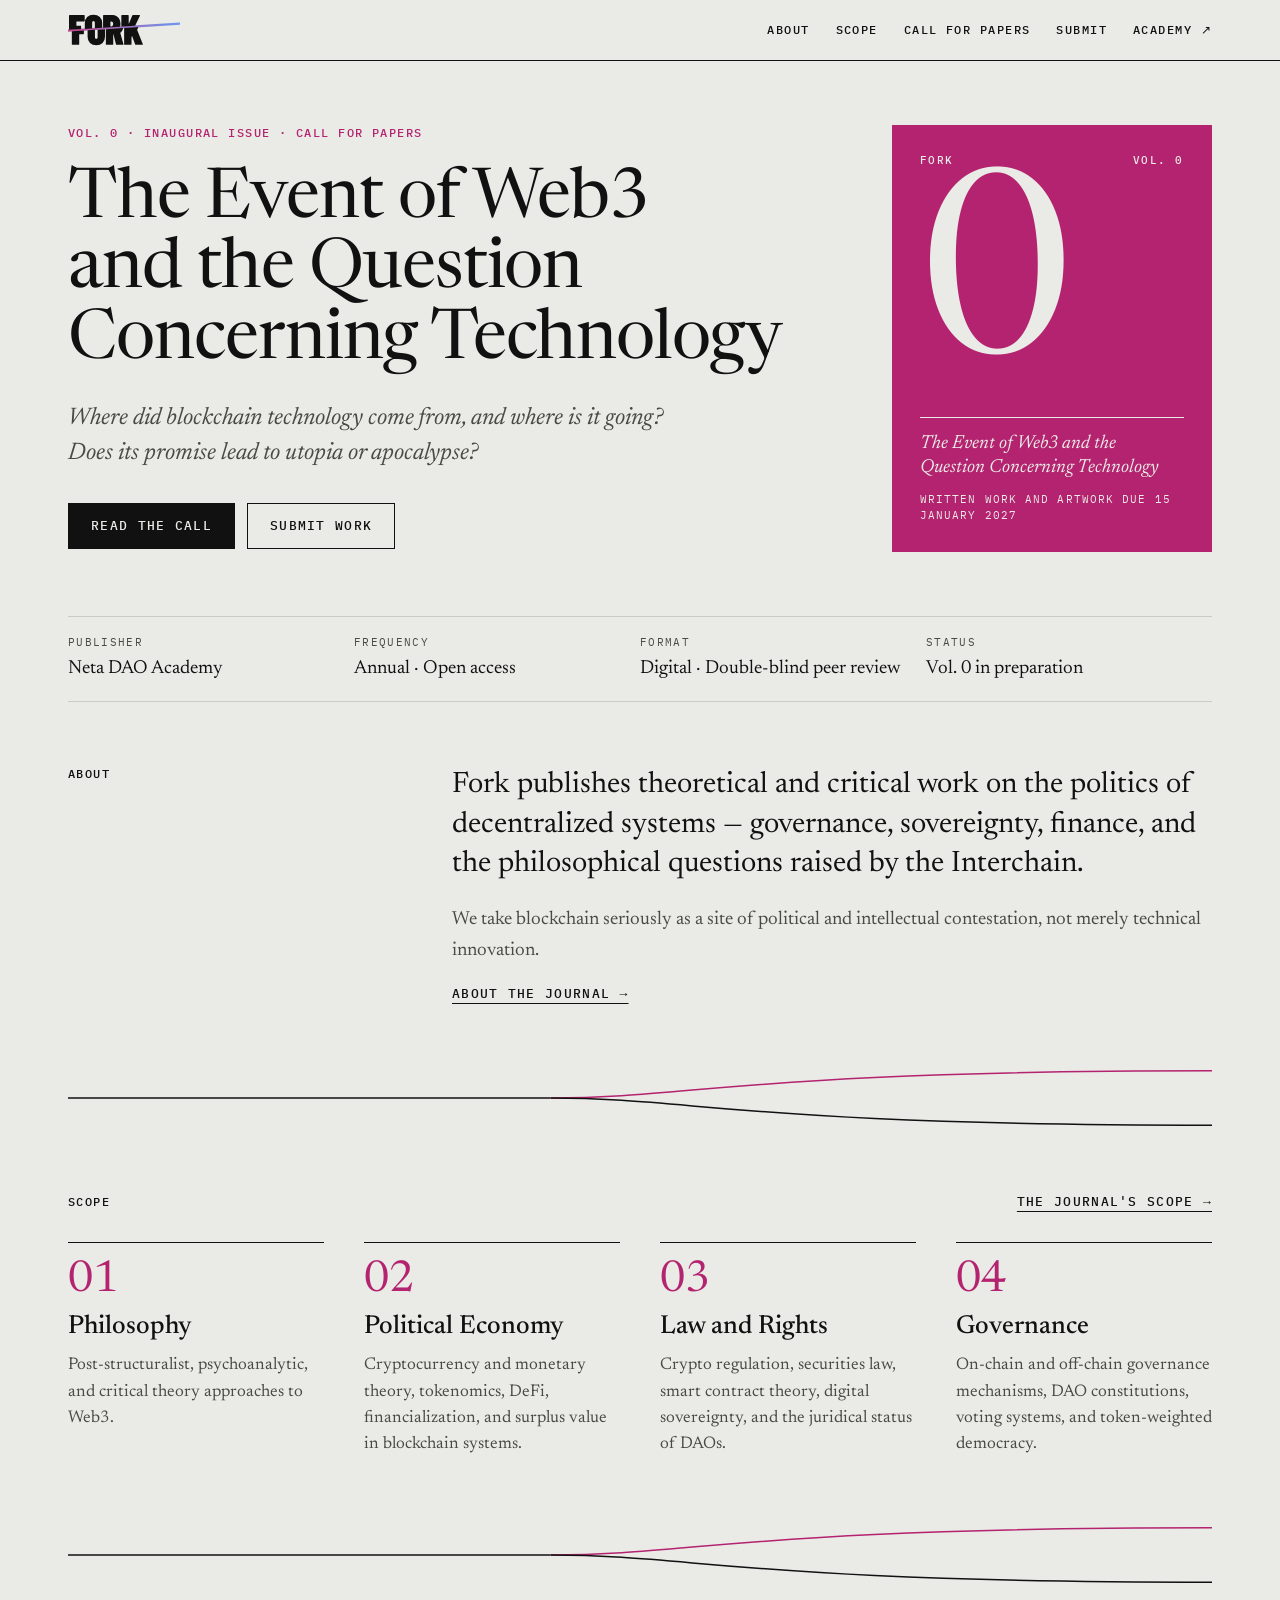
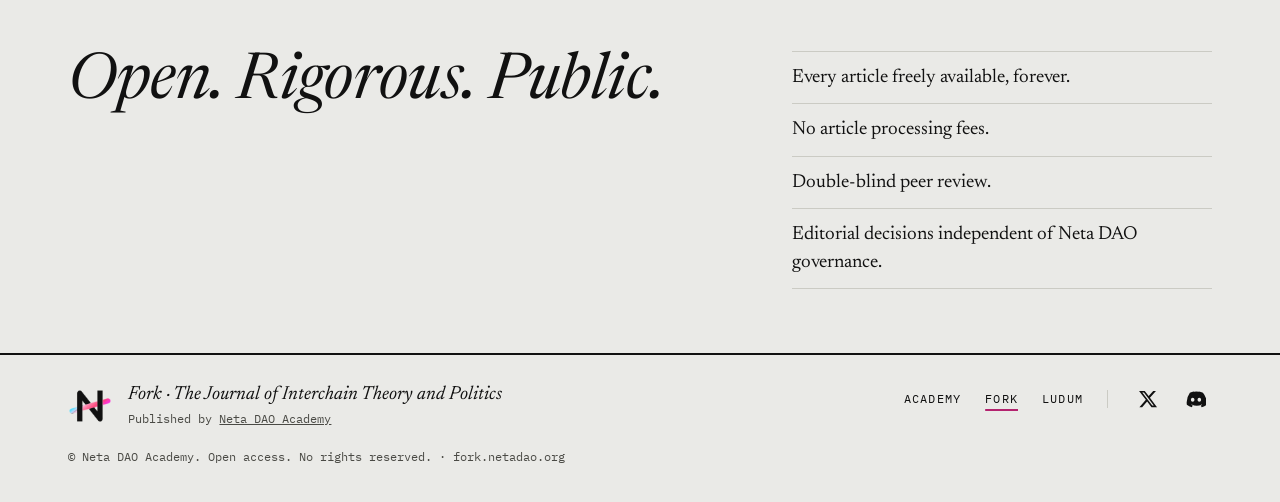
<file: index.html>
<!DOCTYPE html>
<html lang="en">
<head>
  <meta charset="UTF-8" />
  <meta name="viewport" content="width=device-width, initial-scale=1.0" />
  <title>Fork — The Journal of Interchain Theory and Politics</title>
  <meta name="description" content="Fork is a forthcoming open-access journal of Interchain theory and politics." />
  <meta name="theme-color" content="#EAEAE7" />
  <link rel="preload" href="/ds/fonts/Newsreader.woff2" as="font" type="font/woff2" crossorigin />
  <link rel="stylesheet" href="/ds/tokens.css?v=4" />
  <link rel="stylesheet" href="/ds/bundle.css?v=6" />
  <script src="/ds/bundle.js?v=4" defer></script>
  <script src="https://netadao.org/radio/radio.js" defer></script>
</head>
<body class="fk-page">
<a class="fk-skip" href="#main">Skip to content</a><header class="fk-header">
  <div class="fk-wrap fk-header__row">
    <a class="fk-header__home" href="/" aria-label="Fork, home"><span class="fk-mark fk-mark--bar"><svg viewBox="0 25 240 65" aria-hidden="true" focusable="false"><defs><linearGradient id="fk-slash" x1="0" x2="1" y1="0" y2="0"><stop offset="0" stop-color="#C9338A"/><stop offset="1" stop-color="#5B8EF0"/></linearGradient></defs><path class="fk-mark__slash" pathLength="1" stroke="url(#fk-slash)" d="M0 58.5 240 43.5"/><path class="fk-mark__top" d="M111.7 50.02 75.13 52.3V26.46Q75.13 25.87 75.46 25.54Q75.8 25.2 76.39 25.2H95.29Q100.33 25.2 104.23 27.59Q108.14 29.99 110.32 34.23Q112.51 38.47 112.51 43.93Q112.51 47.22 111.7 50.02ZM73.26 52.42 57.47 53.41V41.83Q57.47 40.07 56.72 39.06Q55.96 38.05 54.62 38.05Q53.27 38.05 52.52 39.06Q51.76 40.07 51.76 41.83V53.76L35.97 54.75V42.5Q35.97 34.27 41.05 29.4Q46.13 24.53 54.62 24.53Q63.1 24.53 68.18 29.4Q73.26 34.27 73.26 42.5V52.42ZM34.52 38.72H18.48Q17.98 38.72 17.98 39.23V47.29Q17.98 47.8 18.48 47.8H26.8Q27.38 47.8 27.72 48.13Q28.06 48.47 28.06 49.06V55.25L2.18 56.86V26.46Q2.18 25.87 2.52 25.54Q2.86 25.2 3.44 25.2H34.52Q35.11 25.2 35.45 25.54Q35.78 25.87 35.78 26.46V37.46Q35.78 38.05 35.45 38.39Q35.11 38.72 34.52 38.72ZM143.93 48 114.29 49.86V26.46Q114.29 25.87 114.62 25.54Q114.96 25.2 115.55 25.2H128.82Q129.41 25.2 129.74 25.54Q130.08 25.87 130.08 26.46V43.09Q130.08 43.43 130.29 43.47Q130.5 43.51 130.67 43.18L137.72 26.21Q138.14 25.2 139.24 25.2H153.1Q153.77 25.2 154.1 25.62Q154.44 26.04 154.1 26.71L143.93 48ZM91.42 38.72Q90.92 38.72 90.92 39.23V48.89Q90.92 49.39 91.42 49.39H92.52Q94.36 49.39 95.54 48.01Q96.72 46.62 96.72 44.1Q96.72 41.5 95.58 40.11Q94.45 38.72 92.52 38.72Z"/><path class="fk-mark__bottom" d="M120.29 87.74V52.86L150.91 50.94L148.26 56.49Q148.18 56.83 148.26 57.16L160.44 87.57Q160.52 87.82 160.52 88.16Q160.52 89 159.43 89H145.49Q144.4 89 143.98 87.99L137.51 70.77Q137.42 70.35 137.21 70.35Q137 70.35 136.84 70.77L136.16 72.45Q136.08 72.62 136.08 73.12V87.74Q136.08 88.33 135.74 88.66Q135.41 89 134.82 89H121.55Q120.96 89 120.62 88.66Q120.29 88.33 120.29 87.74ZM102.72 87.91 97.59 66.82Q97.42 66.4 97.26 66.4Q96.92 66.4 96.92 66.91V87.74Q96.92 88.33 96.58 88.66Q96.25 89 95.66 89H82.39Q81.8 89 81.46 88.66Q81.13 88.33 81.13 87.74V55.3L97.09 54.31Q97.22 54.39 97.42 54.39H98.52Q99.33 54.39 100.01 54.12L118.17 52.99Q117.77 55.24 116.91 57.21Q115.32 60.86 112.29 63.13Q111.96 63.38 112.04 63.8L118.84 87.57Q118.93 87.74 118.93 87.99Q118.93 89 117.75 89H104.06Q102.97 89 102.72 87.91ZM41.97 71.7V57.75L57.76 56.76V72.37Q57.76 74.13 58.52 75.14Q59.27 76.15 60.62 76.15Q61.96 76.15 62.72 75.14Q63.47 74.13 63.47 72.37V56.41L79.26 55.42V71.7Q79.26 79.93 74.18 84.8Q69.1 89.67 60.62 89.67Q52.13 89.67 47.05 84.8Q41.97 79.93 41.97 71.7ZM34.06 58.25V65.06Q34.06 65.65 33.72 65.98Q33.38 66.32 32.8 66.32H24.48Q23.98 66.32 23.98 66.82V87.74Q23.98 88.33 23.64 88.66Q23.3 89 22.72 89H9.44Q8.86 89 8.52 88.66Q8.18 88.33 8.18 87.74V59.86L34.06 58.25Z"/></svg></span></a>
    <button class="fk-header__menu" type="button" aria-expanded="false" aria-controls="fk-nav">Menu</button>
    <nav class="fk-nav" id="fk-nav" aria-label="Main"><a href="/about.html">About</a><a href="/scope.html">Scope</a><a href="/cfp.html">Call for Papers</a><a href="/submit.html">Submit</a><a href="https://academy.netadao.org">Academy ↗</a></nav>
  </div>
  <script>try{if(sessionStorage.getItem('fk-arrived')==='1')document.currentScript.parentNode.querySelector('.fk-mark').classList.add('is-cut','is-held')}catch(e){}</script>
</header>
<main id="main" class="fk-wrap">
  <h1 class="fk-visually-hidden">Fork: The Journal of Interchain Theory and Politics</h1>
  <section class="fk-section" aria-labelledby="home-cfp">
    <div class="fk-hero">
      <div class="fk-hero__main">
        <p class="fk-label fk-label--issue">Vol. 0 · Inaugural issue · Call for papers</p>
        <h2 class="fk-title fk-title--xl" id="home-cfp">The Event of Web3 and the Question Concerning Technology</h2>
        <p class="fk-question">Where did blockchain technology come from, and where is it going? Does its promise lead to utopia or apocalypse?</p>
        <div class="fk-buttons"><a class="fk-button" href="/cfp.html">Read the call</a><a class="fk-button fk-button--outline" href="/submit.html">Submit work</a></div>
      </div>
      <a class="fk-cover" href="/cfp.html" aria-label="Vol. 0: The Event of Web3 and the Question Concerning Technology"><span class="fk-cover__top"><span>Fork</span><span>Vol. 0</span></span><span class="fk-cover__numeral" aria-hidden="true">0</span><span class="fk-cover__foot"><span class="fk-cover__theme">The Event of Web3 and the Question Concerning Technology</span><span class="fk-cover__note">Written work and artwork due 15 January 2027</span></span></a>
    </div>
  </section>
  <dl class="fk-facts"><div><dt>Publisher</dt><dd>Neta DAO Academy</dd></div><div><dt>Frequency</dt><dd>Annual · Open access</dd></div><div><dt>Format</dt><dd>Digital · Double-blind peer review</dd></div><div><dt>Status</dt><dd>Vol. 0 in preparation</dd></div></dl>
  <section class="fk-section fk-section--open" aria-labelledby="home-about">
    <div class="fk-split">
      <h2 class="fk-split__label fk-label" id="home-about">About</h2>
      <div class="fk-split__body">
        <p class="fk-lede">Fork publishes theoretical and critical work on the politics of decentralized systems — governance, sovereignty, finance, and the philosophical questions raised by the Interchain.</p>
        <p class="fk-copy">We take blockchain seriously as a site of political and intellectual contestation, not merely technical innovation.</p>
        <a class="fk-arrow" href="/about.html" style="align-self: flex-start;">About the journal →</a>
      </div>
    </div>
  </section>
  <div class="fk-divider" aria-hidden="true"><svg viewBox="0 0 1280 80" preserveAspectRatio="none" focusable="false"><path class="fk-divider__trunk" d="M0 40H540"/><path class="fk-divider__branch--a" d="M540 40C700 40 760 6 1280 6"/><path class="fk-divider__branch--b" d="M540 40C700 40 760 74 1280 74"/></svg></div>
  <section class="fk-section fk-section--open fk-stack" aria-labelledby="home-scope" style="gap: 32px;">
    <div class="fk-section-head"><h2 class="fk-label" id="home-scope">Scope</h2><a class="fk-arrow" href="/scope.html">The journal's scope →</a></div>
    <div class="fk-areas"><article class="fk-area"><span class="fk-area__no">01</span><h3 class="fk-area__title">Philosophy</h3><p class="fk-area__text">Post-structuralist, psychoanalytic, and critical theory approaches to Web3.</p></article><article class="fk-area"><span class="fk-area__no">02</span><h3 class="fk-area__title">Political Economy</h3><p class="fk-area__text">Cryptocurrency and monetary theory, tokenomics, DeFi, financialization, and surplus value in blockchain systems.</p></article><article class="fk-area"><span class="fk-area__no">03</span><h3 class="fk-area__title">Law and Rights</h3><p class="fk-area__text">Crypto regulation, securities law, smart contract theory, digital sovereignty, and the juridical status of DAOs.</p></article><article class="fk-area"><span class="fk-area__no">04</span><h3 class="fk-area__title">Governance</h3><p class="fk-area__text">On-chain and off-chain governance mechanisms, DAO constitutions, voting systems, and token-weighted democracy.</p></article></div>
  </section>
  <div class="fk-divider" aria-hidden="true"><svg viewBox="0 0 1280 80" preserveAspectRatio="none" focusable="false"><path class="fk-divider__trunk" d="M0 40H540"/><path class="fk-divider__branch--a" d="M540 40C700 40 760 6 1280 6"/><path class="fk-divider__branch--b" d="M540 40C700 40 760 74 1280 74"/></svg></div>
  <section class="fk-section fk-section--open"><section class="fk-principles" aria-labelledby="home-principles">
  <h2 class="fk-principles__line" id="home-principles">Open. Rigorous. Public.</h2>
  <ul class="fk-principles__list">
    <li>Every article freely available, forever.</li>
    <li>No article processing fees.</li>
    <li>Double-blind peer review.</li>
    <li>Editorial decisions independent of Neta DAO governance.</li>
  </ul>
</section></section>
</main>
<footer class="fk-footer">
  <div class="fk-wrap fk-footer__inner">
    <div class="fk-footer__brand">
      <a href="https://netadao.org" aria-label="Neta DAO"><img src="/assets/neta-mark-paper.png" alt="" width="251" height="192"></a>
      <div class="fk-footer__names"><span class="fk-footer__title">Fork · The Journal of Interchain Theory and Politics</span><span class="fk-footer__by">Published by <a href="https://academy.netadao.org">Neta DAO Academy</a></span></div>
    </div>
    <nav class="fk-footer__family" aria-label="Neta DAO">
      <ul class="fk-footer__sites"><li><a href="https://academy.netadao.org">Academy</a></li><li><a href="https://fork.netadao.org" aria-current="true">Fork</a></li><li><a href="https://ludum.netadao.org">Ludum</a></li></ul>
      <ul class="fk-footer__marks">
        <li><a class="fk-footer__icon" href="https://x.com/NetaDAO_Academy" aria-label="Neta DAO Academy on X"><svg viewBox="0 0 24 24" aria-hidden="true"><path fill="currentColor" d="M18.244 2.25h3.308l-7.227 8.26 8.502 11.24H16.17l-5.214-6.817L4.99 21.75H1.68l7.73-8.835L1.254 2.25H8.08l4.713 6.231Zm-1.161 17.52h1.833L7.084 4.126H5.117Z"/></svg></a></li>
        <li><a class="fk-footer__icon" href="https://discord.com/invite/gvjC86WXC2" aria-label="Neta DAO on Discord"><svg viewBox="0 0 24 24" aria-hidden="true"><path fill="currentColor" d="M20.317 4.37a19.79 19.79 0 0 0-4.885-1.515c-.074.127-.158.298-.217.432a18.27 18.27 0 0 0-5.487 0 4.64 4.64 0 0 0-.218-.432A19.736 19.736 0 0 0 4.625 4.37 20.02 20.02 0 0 0 1 18.855a19.9 19.9 0 0 0 5.993 3.03 14.62 14.62 0 0 0 1.226-1.994 12.7 12.7 0 0 1-1.93-.934c.162-.12.32-.246.474-.373a14.18 14.18 0 0 0 12.281 0c.155.127.313.252.475.373-.616.366-1.265.68-1.93.934a14.49 14.49 0 0 0 1.225 1.994 19.87 19.87 0 0 0 5.994-3.03A20.03 20.03 0 0 0 20.317 4.37ZM8.02 15.332c-1.17 0-2.128-1.065-2.128-2.366S6.85 10.6 8.02 10.6c1.18 0 2.147 1.075 2.128 2.366 0 1.301-.947 2.366-2.128 2.366Zm7.974 0c-1.17 0-2.128-1.065-2.128-2.366s.958-2.366 2.128-2.366c1.18 0 2.147 1.075 2.128 2.366 0 1.301-.947 2.366-2.128 2.366Z"/></svg></a></li>
      </ul>
    </nav>
    <p class="fk-footer__print">© Neta DAO Academy. Open access. No rights reserved. · fork.netadao.org</p>
  </div>
</footer>
<script>document.addEventListener('DOMContentLoaded', function () { if (window.Fork) Fork.enhance(); });</script>
</body>
</html>
</file>
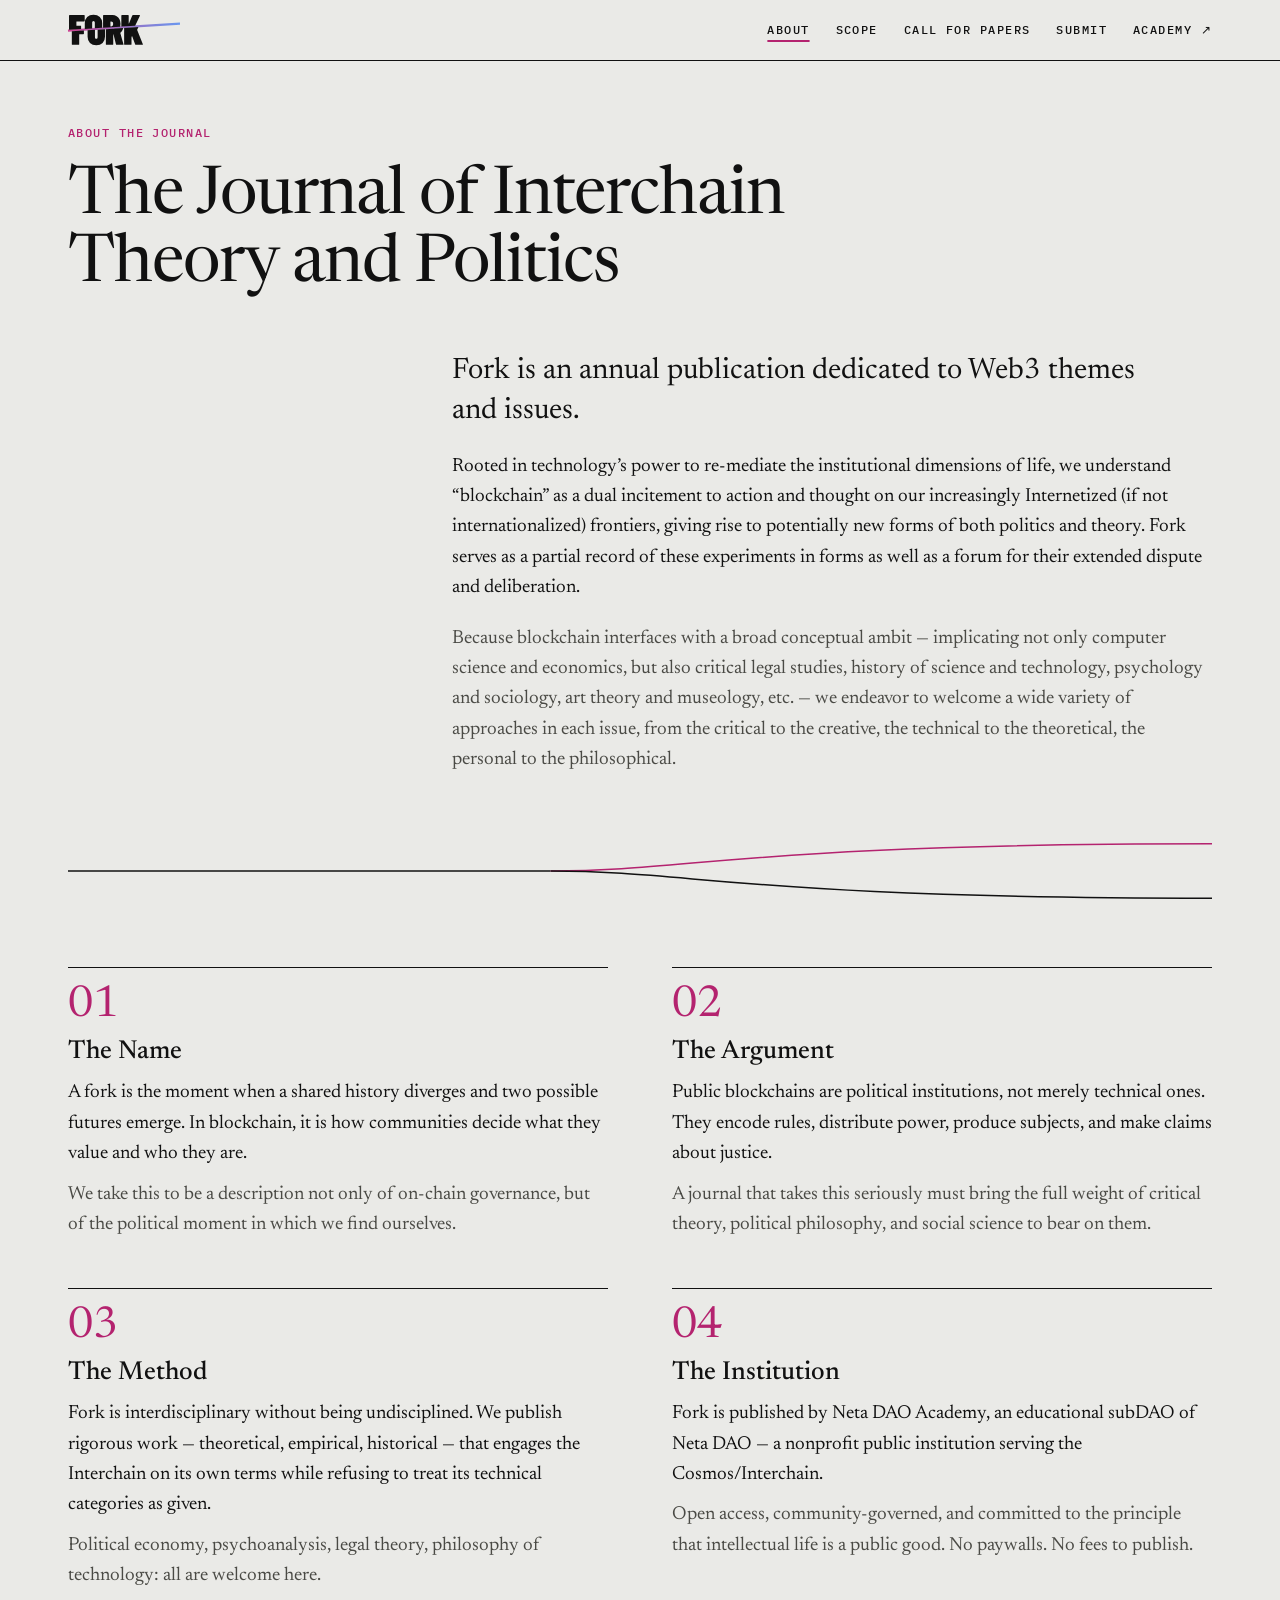
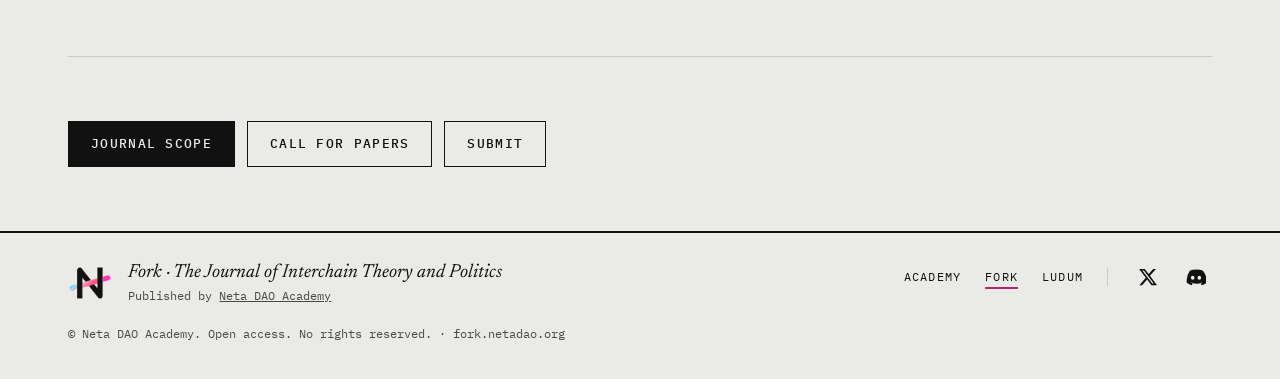
<file: about.html>
<!DOCTYPE html>
<html lang="en">
<head>
  <meta charset="UTF-8" />
  <meta name="viewport" content="width=device-width, initial-scale=1.0" />
  <title>About — Fork</title>
  <meta name="description" content="About Fork: The Journal of Interchain Theory and Politics." />
  <meta name="theme-color" content="#EAEAE7" />
  <link rel="preload" href="/ds/fonts/Newsreader.woff2" as="font" type="font/woff2" crossorigin />
  <link rel="stylesheet" href="/ds/tokens.css?v=4" />
  <link rel="stylesheet" href="/ds/bundle.css?v=6" />
  <script src="/ds/bundle.js?v=4" defer></script>
  <script src="https://netadao.org/radio/radio.js" defer></script>
</head>
<body class="fk-page">
<a class="fk-skip" href="#main">Skip to content</a><header class="fk-header">
  <div class="fk-wrap fk-header__row">
    <a class="fk-header__home" href="/" aria-label="Fork, home"><span class="fk-mark fk-mark--bar"><svg viewBox="0 25 240 65" aria-hidden="true" focusable="false"><defs><linearGradient id="fk-slash" x1="0" x2="1" y1="0" y2="0"><stop offset="0" stop-color="#C9338A"/><stop offset="1" stop-color="#5B8EF0"/></linearGradient></defs><path class="fk-mark__slash" pathLength="1" stroke="url(#fk-slash)" d="M0 58.5 240 43.5"/><path class="fk-mark__top" d="M111.7 50.02 75.13 52.3V26.46Q75.13 25.87 75.46 25.54Q75.8 25.2 76.39 25.2H95.29Q100.33 25.2 104.23 27.59Q108.14 29.99 110.32 34.23Q112.51 38.47 112.51 43.93Q112.51 47.22 111.7 50.02ZM73.26 52.42 57.47 53.41V41.83Q57.47 40.07 56.72 39.06Q55.96 38.05 54.62 38.05Q53.27 38.05 52.52 39.06Q51.76 40.07 51.76 41.83V53.76L35.97 54.75V42.5Q35.97 34.27 41.05 29.4Q46.13 24.53 54.62 24.53Q63.1 24.53 68.18 29.4Q73.26 34.27 73.26 42.5V52.42ZM34.52 38.72H18.48Q17.98 38.72 17.98 39.23V47.29Q17.98 47.8 18.48 47.8H26.8Q27.38 47.8 27.72 48.13Q28.06 48.47 28.06 49.06V55.25L2.18 56.86V26.46Q2.18 25.87 2.52 25.54Q2.86 25.2 3.44 25.2H34.52Q35.11 25.2 35.45 25.54Q35.78 25.87 35.78 26.46V37.46Q35.78 38.05 35.45 38.39Q35.11 38.72 34.52 38.72ZM143.93 48 114.29 49.86V26.46Q114.29 25.87 114.62 25.54Q114.96 25.2 115.55 25.2H128.82Q129.41 25.2 129.74 25.54Q130.08 25.87 130.08 26.46V43.09Q130.08 43.43 130.29 43.47Q130.5 43.51 130.67 43.18L137.72 26.21Q138.14 25.2 139.24 25.2H153.1Q153.77 25.2 154.1 25.62Q154.44 26.04 154.1 26.71L143.93 48ZM91.42 38.72Q90.92 38.72 90.92 39.23V48.89Q90.92 49.39 91.42 49.39H92.52Q94.36 49.39 95.54 48.01Q96.72 46.62 96.72 44.1Q96.72 41.5 95.58 40.11Q94.45 38.72 92.52 38.72Z"/><path class="fk-mark__bottom" d="M120.29 87.74V52.86L150.91 50.94L148.26 56.49Q148.18 56.83 148.26 57.16L160.44 87.57Q160.52 87.82 160.52 88.16Q160.52 89 159.43 89H145.49Q144.4 89 143.98 87.99L137.51 70.77Q137.42 70.35 137.21 70.35Q137 70.35 136.84 70.77L136.16 72.45Q136.08 72.62 136.08 73.12V87.74Q136.08 88.33 135.74 88.66Q135.41 89 134.82 89H121.55Q120.96 89 120.62 88.66Q120.29 88.33 120.29 87.74ZM102.72 87.91 97.59 66.82Q97.42 66.4 97.26 66.4Q96.92 66.4 96.92 66.91V87.74Q96.92 88.33 96.58 88.66Q96.25 89 95.66 89H82.39Q81.8 89 81.46 88.66Q81.13 88.33 81.13 87.74V55.3L97.09 54.31Q97.22 54.39 97.42 54.39H98.52Q99.33 54.39 100.01 54.12L118.17 52.99Q117.77 55.24 116.91 57.21Q115.32 60.86 112.29 63.13Q111.96 63.38 112.04 63.8L118.84 87.57Q118.93 87.74 118.93 87.99Q118.93 89 117.75 89H104.06Q102.97 89 102.72 87.91ZM41.97 71.7V57.75L57.76 56.76V72.37Q57.76 74.13 58.52 75.14Q59.27 76.15 60.62 76.15Q61.96 76.15 62.72 75.14Q63.47 74.13 63.47 72.37V56.41L79.26 55.42V71.7Q79.26 79.93 74.18 84.8Q69.1 89.67 60.62 89.67Q52.13 89.67 47.05 84.8Q41.97 79.93 41.97 71.7ZM34.06 58.25V65.06Q34.06 65.65 33.72 65.98Q33.38 66.32 32.8 66.32H24.48Q23.98 66.32 23.98 66.82V87.74Q23.98 88.33 23.64 88.66Q23.3 89 22.72 89H9.44Q8.86 89 8.52 88.66Q8.18 88.33 8.18 87.74V59.86L34.06 58.25Z"/></svg></span></a>
    <button class="fk-header__menu" type="button" aria-expanded="false" aria-controls="fk-nav">Menu</button>
    <nav class="fk-nav" id="fk-nav" aria-label="Main"><a href="/about.html" aria-current="page">About</a><a href="/scope.html">Scope</a><a href="/cfp.html">Call for Papers</a><a href="/submit.html">Submit</a><a href="https://academy.netadao.org">Academy ↗</a></nav>
  </div>
  <script>try{if(sessionStorage.getItem('fk-arrived')==='1')document.currentScript.parentNode.querySelector('.fk-mark').classList.add('is-cut','is-held')}catch(e){}</script>
</header>
<main id="main" class="fk-wrap">
  <section class="fk-section fk-section--open" aria-labelledby="about-title">
    <div class="fk-titleblock">
      <p class="fk-label fk-label--issue">About the journal</p>
      <h1 class="fk-title" id="about-title">The Journal of Interchain Theory and Politics</h1>
    </div>
    <div class="fk-split" style="margin-top: clamp(32px, 4vw, 56px);">
      <span class="fk-split__label" aria-hidden="true"></span>
      <div class="fk-split__body">
        <p class="fk-lede">Fork is an annual publication dedicated to Web3 themes and issues.</p>
        <p class="fk-copy" style="color: var(--ink);">Rooted in technology’s power to re-mediate the institutional dimensions of life, we understand “blockchain” as a dual incitement to action and thought on our increasingly Internetized (if not internationalized) frontiers, giving rise to potentially new forms of both politics and theory. Fork serves as a partial record of these experiments in forms as well as a forum for their extended dispute and deliberation.</p>
        <p class="fk-copy">Because blockchain interfaces with a broad conceptual ambit — implicating not only computer science and economics, but also critical legal studies, history of science and technology, psychology and sociology, art theory and museology, etc. — we endeavor to welcome a wide variety of approaches in each issue, from the critical to the creative, the technical to the theoretical, the personal to the philosophical.</p>
      </div>
    </div>
  </section>
  <div class="fk-divider" aria-hidden="true"><svg viewBox="0 0 1280 80" preserveAspectRatio="none" focusable="false"><path class="fk-divider__trunk" d="M0 40H540"/><path class="fk-divider__branch--a" d="M540 40C700 40 760 6 1280 6"/><path class="fk-divider__branch--b" d="M540 40C700 40 760 74 1280 74"/></svg></div>
  <section class="fk-section" aria-label="The journal in four parts">
    <div class="fk-areas fk-areas--wide">
      <article class="fk-area"><span class="fk-area__no">01</span><h2 class="fk-area__title">The Name</h2><p class="fk-area__text">A fork is the moment when a shared history diverges and two possible futures emerge. In blockchain, it is how communities decide what they value and who they are.</p><p class="fk-area__text">We take this to be a description not only of on-chain governance, but of the political moment in which we find ourselves.</p></article>
      <article class="fk-area"><span class="fk-area__no">02</span><h2 class="fk-area__title">The Argument</h2><p class="fk-area__text">Public blockchains are political institutions, not merely technical ones. They encode rules, distribute power, produce subjects, and make claims about justice.</p><p class="fk-area__text">A journal that takes this seriously must bring the full weight of critical theory, political philosophy, and social science to bear on them.</p></article>
      <article class="fk-area"><span class="fk-area__no">03</span><h2 class="fk-area__title">The Method</h2><p class="fk-area__text">Fork is interdisciplinary without being undisciplined. We publish rigorous work — theoretical, empirical, historical — that engages the Interchain on its own terms while refusing to treat its technical categories as given.</p><p class="fk-area__text">Political economy, psychoanalysis, legal theory, philosophy of technology: all are welcome here.</p></article>
      <article class="fk-area"><span class="fk-area__no">04</span><h2 class="fk-area__title">The Institution</h2><p class="fk-area__text">Fork is published by Neta DAO Academy, an educational subDAO of Neta DAO — a nonprofit public institution serving the Cosmos/Interchain.</p><p class="fk-area__text">Open access, community-governed, and committed to the principle that intellectual life is a public good. No paywalls. No fees to publish.</p></article>
    </div>
  </section>
  <section class="fk-section fk-section--open">
    <div class="fk-buttons"><a class="fk-button" href="/scope.html">Journal scope</a><a class="fk-button fk-button--outline" href="/cfp.html">Call for papers</a><a class="fk-button fk-button--outline" href="/submit.html">Submit</a></div>
  </section>
</main>
<footer class="fk-footer">
  <div class="fk-wrap fk-footer__inner">
    <div class="fk-footer__brand">
      <a href="https://netadao.org" aria-label="Neta DAO"><img src="/assets/neta-mark-paper.png" alt="" width="251" height="192"></a>
      <div class="fk-footer__names"><span class="fk-footer__title">Fork · The Journal of Interchain Theory and Politics</span><span class="fk-footer__by">Published by <a href="https://academy.netadao.org">Neta DAO Academy</a></span></div>
    </div>
    <nav class="fk-footer__family" aria-label="Neta DAO">
      <ul class="fk-footer__sites"><li><a href="https://academy.netadao.org">Academy</a></li><li><a href="https://fork.netadao.org" aria-current="true">Fork</a></li><li><a href="https://ludum.netadao.org">Ludum</a></li></ul>
      <ul class="fk-footer__marks">
        <li><a class="fk-footer__icon" href="https://x.com/NetaDAO_Academy" aria-label="Neta DAO Academy on X"><svg viewBox="0 0 24 24" aria-hidden="true"><path fill="currentColor" d="M18.244 2.25h3.308l-7.227 8.26 8.502 11.24H16.17l-5.214-6.817L4.99 21.75H1.68l7.73-8.835L1.254 2.25H8.08l4.713 6.231Zm-1.161 17.52h1.833L7.084 4.126H5.117Z"/></svg></a></li>
        <li><a class="fk-footer__icon" href="https://discord.com/invite/gvjC86WXC2" aria-label="Neta DAO on Discord"><svg viewBox="0 0 24 24" aria-hidden="true"><path fill="currentColor" d="M20.317 4.37a19.79 19.79 0 0 0-4.885-1.515c-.074.127-.158.298-.217.432a18.27 18.27 0 0 0-5.487 0 4.64 4.64 0 0 0-.218-.432A19.736 19.736 0 0 0 4.625 4.37 20.02 20.02 0 0 0 1 18.855a19.9 19.9 0 0 0 5.993 3.03 14.62 14.62 0 0 0 1.226-1.994 12.7 12.7 0 0 1-1.93-.934c.162-.12.32-.246.474-.373a14.18 14.18 0 0 0 12.281 0c.155.127.313.252.475.373-.616.366-1.265.68-1.93.934a14.49 14.49 0 0 0 1.225 1.994 19.87 19.87 0 0 0 5.994-3.03A20.03 20.03 0 0 0 20.317 4.37ZM8.02 15.332c-1.17 0-2.128-1.065-2.128-2.366S6.85 10.6 8.02 10.6c1.18 0 2.147 1.075 2.128 2.366 0 1.301-.947 2.366-2.128 2.366Zm7.974 0c-1.17 0-2.128-1.065-2.128-2.366s.958-2.366 2.128-2.366c1.18 0 2.147 1.075 2.128 2.366 0 1.301-.947 2.366-2.128 2.366Z"/></svg></a></li>
      </ul>
    </nav>
    <p class="fk-footer__print">© Neta DAO Academy. Open access. No rights reserved. · fork.netadao.org</p>
  </div>
</footer>
<script>document.addEventListener('DOMContentLoaded', function () { if (window.Fork) Fork.enhance(); });</script>
</body>
</html>
</file>
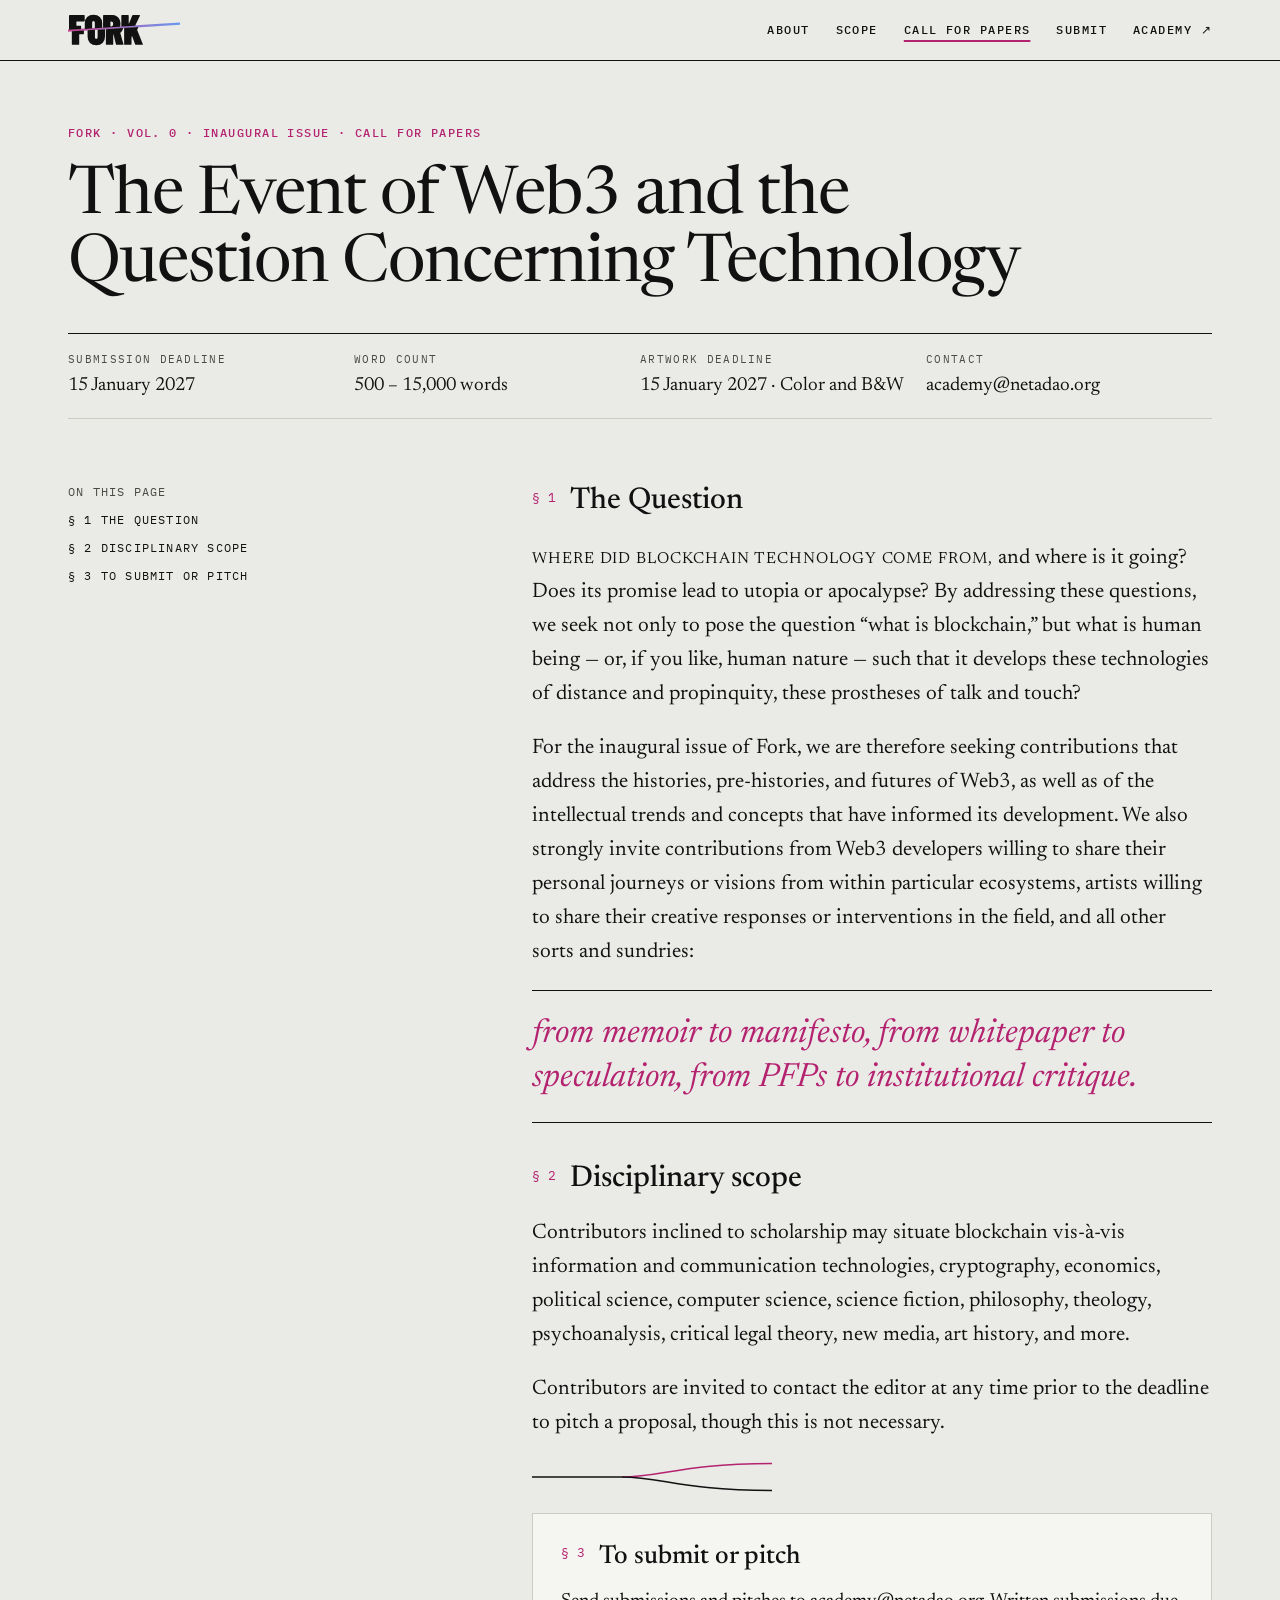
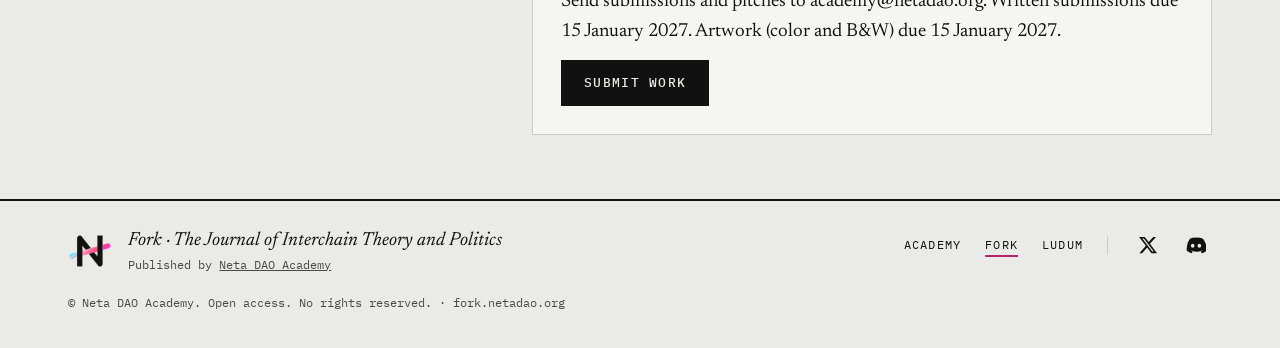
<file: cfp.html>
<!DOCTYPE html>
<html lang="en">
<head>
  <meta charset="UTF-8" />
  <meta name="viewport" content="width=device-width, initial-scale=1.0" />
  <title>Call for Papers — Fork</title>
  <meta name="description" content="Call for Papers: The Event of Web3 and the Question Concerning Technology. Fork: The Journal of Interchain Theory and Politics, Vol. 0." />
  <meta name="theme-color" content="#EAEAE7" />
  <link rel="preload" href="/ds/fonts/Newsreader.woff2" as="font" type="font/woff2" crossorigin />
  <link rel="stylesheet" href="/ds/tokens.css?v=4" />
  <link rel="stylesheet" href="/ds/bundle.css?v=6" />
  <script src="/ds/bundle.js?v=4" defer></script>
  <script src="https://netadao.org/radio/radio.js" defer></script>
</head>
<body class="fk-page">
<a class="fk-skip" href="#main">Skip to content</a><header class="fk-header">
  <div class="fk-wrap fk-header__row">
    <a class="fk-header__home" href="/" aria-label="Fork, home"><span class="fk-mark fk-mark--bar"><svg viewBox="0 25 240 65" aria-hidden="true" focusable="false"><defs><linearGradient id="fk-slash" x1="0" x2="1" y1="0" y2="0"><stop offset="0" stop-color="#C9338A"/><stop offset="1" stop-color="#5B8EF0"/></linearGradient></defs><path class="fk-mark__slash" pathLength="1" stroke="url(#fk-slash)" d="M0 58.5 240 43.5"/><path class="fk-mark__top" d="M111.7 50.02 75.13 52.3V26.46Q75.13 25.87 75.46 25.54Q75.8 25.2 76.39 25.2H95.29Q100.33 25.2 104.23 27.59Q108.14 29.99 110.32 34.23Q112.51 38.47 112.51 43.93Q112.51 47.22 111.7 50.02ZM73.26 52.42 57.47 53.41V41.83Q57.47 40.07 56.72 39.06Q55.96 38.05 54.62 38.05Q53.27 38.05 52.52 39.06Q51.76 40.07 51.76 41.83V53.76L35.97 54.75V42.5Q35.97 34.27 41.05 29.4Q46.13 24.53 54.62 24.53Q63.1 24.53 68.18 29.4Q73.26 34.27 73.26 42.5V52.42ZM34.52 38.72H18.48Q17.98 38.72 17.98 39.23V47.29Q17.98 47.8 18.48 47.8H26.8Q27.38 47.8 27.72 48.13Q28.06 48.47 28.06 49.06V55.25L2.18 56.86V26.46Q2.18 25.87 2.52 25.54Q2.86 25.2 3.44 25.2H34.52Q35.11 25.2 35.45 25.54Q35.78 25.87 35.78 26.46V37.46Q35.78 38.05 35.45 38.39Q35.11 38.72 34.52 38.72ZM143.93 48 114.29 49.86V26.46Q114.29 25.87 114.62 25.54Q114.96 25.2 115.55 25.2H128.82Q129.41 25.2 129.74 25.54Q130.08 25.87 130.08 26.46V43.09Q130.08 43.43 130.29 43.47Q130.5 43.51 130.67 43.18L137.72 26.21Q138.14 25.2 139.24 25.2H153.1Q153.77 25.2 154.1 25.62Q154.44 26.04 154.1 26.71L143.93 48ZM91.42 38.72Q90.92 38.72 90.92 39.23V48.89Q90.92 49.39 91.42 49.39H92.52Q94.36 49.39 95.54 48.01Q96.72 46.62 96.72 44.1Q96.72 41.5 95.58 40.11Q94.45 38.72 92.52 38.72Z"/><path class="fk-mark__bottom" d="M120.29 87.74V52.86L150.91 50.94L148.26 56.49Q148.18 56.83 148.26 57.16L160.44 87.57Q160.52 87.82 160.52 88.16Q160.52 89 159.43 89H145.49Q144.4 89 143.98 87.99L137.51 70.77Q137.42 70.35 137.21 70.35Q137 70.35 136.84 70.77L136.16 72.45Q136.08 72.62 136.08 73.12V87.74Q136.08 88.33 135.74 88.66Q135.41 89 134.82 89H121.55Q120.96 89 120.62 88.66Q120.29 88.33 120.29 87.74ZM102.72 87.91 97.59 66.82Q97.42 66.4 97.26 66.4Q96.92 66.4 96.92 66.91V87.74Q96.92 88.33 96.58 88.66Q96.25 89 95.66 89H82.39Q81.8 89 81.46 88.66Q81.13 88.33 81.13 87.74V55.3L97.09 54.31Q97.22 54.39 97.42 54.39H98.52Q99.33 54.39 100.01 54.12L118.17 52.99Q117.77 55.24 116.91 57.21Q115.32 60.86 112.29 63.13Q111.96 63.38 112.04 63.8L118.84 87.57Q118.93 87.74 118.93 87.99Q118.93 89 117.75 89H104.06Q102.97 89 102.72 87.91ZM41.97 71.7V57.75L57.76 56.76V72.37Q57.76 74.13 58.52 75.14Q59.27 76.15 60.62 76.15Q61.96 76.15 62.72 75.14Q63.47 74.13 63.47 72.37V56.41L79.26 55.42V71.7Q79.26 79.93 74.18 84.8Q69.1 89.67 60.62 89.67Q52.13 89.67 47.05 84.8Q41.97 79.93 41.97 71.7ZM34.06 58.25V65.06Q34.06 65.65 33.72 65.98Q33.38 66.32 32.8 66.32H24.48Q23.98 66.32 23.98 66.82V87.74Q23.98 88.33 23.64 88.66Q23.3 89 22.72 89H9.44Q8.86 89 8.52 88.66Q8.18 88.33 8.18 87.74V59.86L34.06 58.25Z"/></svg></span></a>
    <button class="fk-header__menu" type="button" aria-expanded="false" aria-controls="fk-nav">Menu</button>
    <nav class="fk-nav" id="fk-nav" aria-label="Main"><a href="/about.html">About</a><a href="/scope.html">Scope</a><a href="/cfp.html" aria-current="page">Call for Papers</a><a href="/submit.html">Submit</a><a href="https://academy.netadao.org">Academy ↗</a></nav>
  </div>
  <script>try{if(sessionStorage.getItem('fk-arrived')==='1')document.currentScript.parentNode.querySelector('.fk-mark').classList.add('is-cut','is-held')}catch(e){}</script>
</header>
<main id="main" class="fk-wrap" style="padding-bottom: var(--section-pad);">
  <section class="fk-titleblock" aria-labelledby="cfp-title" style="padding-block: var(--section-pad) 32px;">
    <p class="fk-label fk-label--issue">Fork · Vol. 0 · Inaugural issue · Call for Papers</p>
    <h1 class="fk-title" id="cfp-title">The Event of Web3 and the Question Concerning Technology</h1>
  </section>
  <dl class="fk-facts fk-facts--ruled"><div><dt>Submission deadline</dt><dd>15 January 2027</dd></div><div><dt>Word count</dt><dd>500 – 15,000 words</dd></div><div><dt>Artwork deadline</dt><dd>15 January 2027 · Color and B&amp;W</dd></div><div><dt>Contact</dt><dd>academy@netadao.org</dd></div></dl>
  <div class="fk-reading" style="margin-top: clamp(40px, 5vw, 64px);">
    <nav class="fk-toc" aria-label="On this page">
      <span class="fk-toc__head">On this page</span>
      <a href="#question">§ 1 The Question</a><a href="#scope">§ 2 Disciplinary scope</a><a href="#submit">§ 3 To submit or pitch</a>
    </nav>
    <article class="fk-prose">
      <h2 id="question"><span class="fk-sec">§ 1</span>The Question</h2>
      <p><span class="fk-leadin">Where did blockchain technology come from,</span> and where is it going? Does its promise lead to utopia or apocalypse? By addressing these questions, we seek not only to pose the question “what is blockchain,” but what is human being — or, if you like, human nature — such that it develops these technologies of distance and propinquity, these prostheses of talk and touch?</p>
      <p>For the inaugural issue of Fork, we are therefore seeking contributions that address the histories, pre-histories, and futures of Web3, as well as of the intellectual trends and concepts that have informed its development. We also strongly invite contributions from Web3 developers willing to share their personal journeys or visions from within particular ecosystems, artists willing to share their creative responses or interventions in the field, and all other sorts and sundries:</p>
      <blockquote class="fk-pullquote"><p>from memoir to manifesto, from whitepaper to speculation, from PFPs to institutional critique.</p></blockquote>
      <h2 id="scope"><span class="fk-sec">§ 2</span>Disciplinary scope</h2>
      <p>Contributors inclined to scholarship may situate blockchain vis-à-vis information and communication technologies, cryptography, economics, political science, computer science, science fiction, philosophy, theology, psychoanalysis, critical legal theory, new media, art history, and more.</p>
      <p>Contributors are invited to contact the editor at any time prior to the deadline to pitch a proposal, though this is not necessary.</p>
      <div class="fk-divider fk-divider--end" aria-hidden="true"><svg viewBox="0 0 240 32" preserveAspectRatio="none" focusable="false"><path class="fk-divider__trunk" d="M0 16H90"/><path class="fk-divider__branch--a" d="M90 16C130 16 150 2.5 240 2.5"/><path class="fk-divider__branch--b" d="M90 16C130 16 150 29.5 240 29.5"/></svg></div>
      <section class="fk-box" id="submit" aria-labelledby="submit-h">
  <h2 id="submit-h"><span class="fk-sec">§ 3</span>To submit or pitch</h2>
  <p>Send submissions and pitches to academy@netadao.org. Written submissions due 15 January 2027. Artwork (color and B&amp;W) due 15 January 2027.</p>
  <a class="fk-button" href="/submit.html">Submit work</a>
</section>
    </article>
  </div>
</main>
<footer class="fk-footer">
  <div class="fk-wrap fk-footer__inner">
    <div class="fk-footer__brand">
      <a href="https://netadao.org" aria-label="Neta DAO"><img src="/assets/neta-mark-paper.png" alt="" width="251" height="192"></a>
      <div class="fk-footer__names"><span class="fk-footer__title">Fork · The Journal of Interchain Theory and Politics</span><span class="fk-footer__by">Published by <a href="https://academy.netadao.org">Neta DAO Academy</a></span></div>
    </div>
    <nav class="fk-footer__family" aria-label="Neta DAO">
      <ul class="fk-footer__sites"><li><a href="https://academy.netadao.org">Academy</a></li><li><a href="https://fork.netadao.org" aria-current="true">Fork</a></li><li><a href="https://ludum.netadao.org">Ludum</a></li></ul>
      <ul class="fk-footer__marks">
        <li><a class="fk-footer__icon" href="https://x.com/NetaDAO_Academy" aria-label="Neta DAO Academy on X"><svg viewBox="0 0 24 24" aria-hidden="true"><path fill="currentColor" d="M18.244 2.25h3.308l-7.227 8.26 8.502 11.24H16.17l-5.214-6.817L4.99 21.75H1.68l7.73-8.835L1.254 2.25H8.08l4.713 6.231Zm-1.161 17.52h1.833L7.084 4.126H5.117Z"/></svg></a></li>
        <li><a class="fk-footer__icon" href="https://discord.com/invite/gvjC86WXC2" aria-label="Neta DAO on Discord"><svg viewBox="0 0 24 24" aria-hidden="true"><path fill="currentColor" d="M20.317 4.37a19.79 19.79 0 0 0-4.885-1.515c-.074.127-.158.298-.217.432a18.27 18.27 0 0 0-5.487 0 4.64 4.64 0 0 0-.218-.432A19.736 19.736 0 0 0 4.625 4.37 20.02 20.02 0 0 0 1 18.855a19.9 19.9 0 0 0 5.993 3.03 14.62 14.62 0 0 0 1.226-1.994 12.7 12.7 0 0 1-1.93-.934c.162-.12.32-.246.474-.373a14.18 14.18 0 0 0 12.281 0c.155.127.313.252.475.373-.616.366-1.265.68-1.93.934a14.49 14.49 0 0 0 1.225 1.994 19.87 19.87 0 0 0 5.994-3.03A20.03 20.03 0 0 0 20.317 4.37ZM8.02 15.332c-1.17 0-2.128-1.065-2.128-2.366S6.85 10.6 8.02 10.6c1.18 0 2.147 1.075 2.128 2.366 0 1.301-.947 2.366-2.128 2.366Zm7.974 0c-1.17 0-2.128-1.065-2.128-2.366s.958-2.366 2.128-2.366c1.18 0 2.147 1.075 2.128 2.366 0 1.301-.947 2.366-2.128 2.366Z"/></svg></a></li>
      </ul>
    </nav>
    <p class="fk-footer__print">© Neta DAO Academy. Open access. No rights reserved. · fork.netadao.org</p>
  </div>
</footer>
<script>document.addEventListener('DOMContentLoaded', function () { if (window.Fork) Fork.enhance(); });</script>
</body>
</html>
</file>
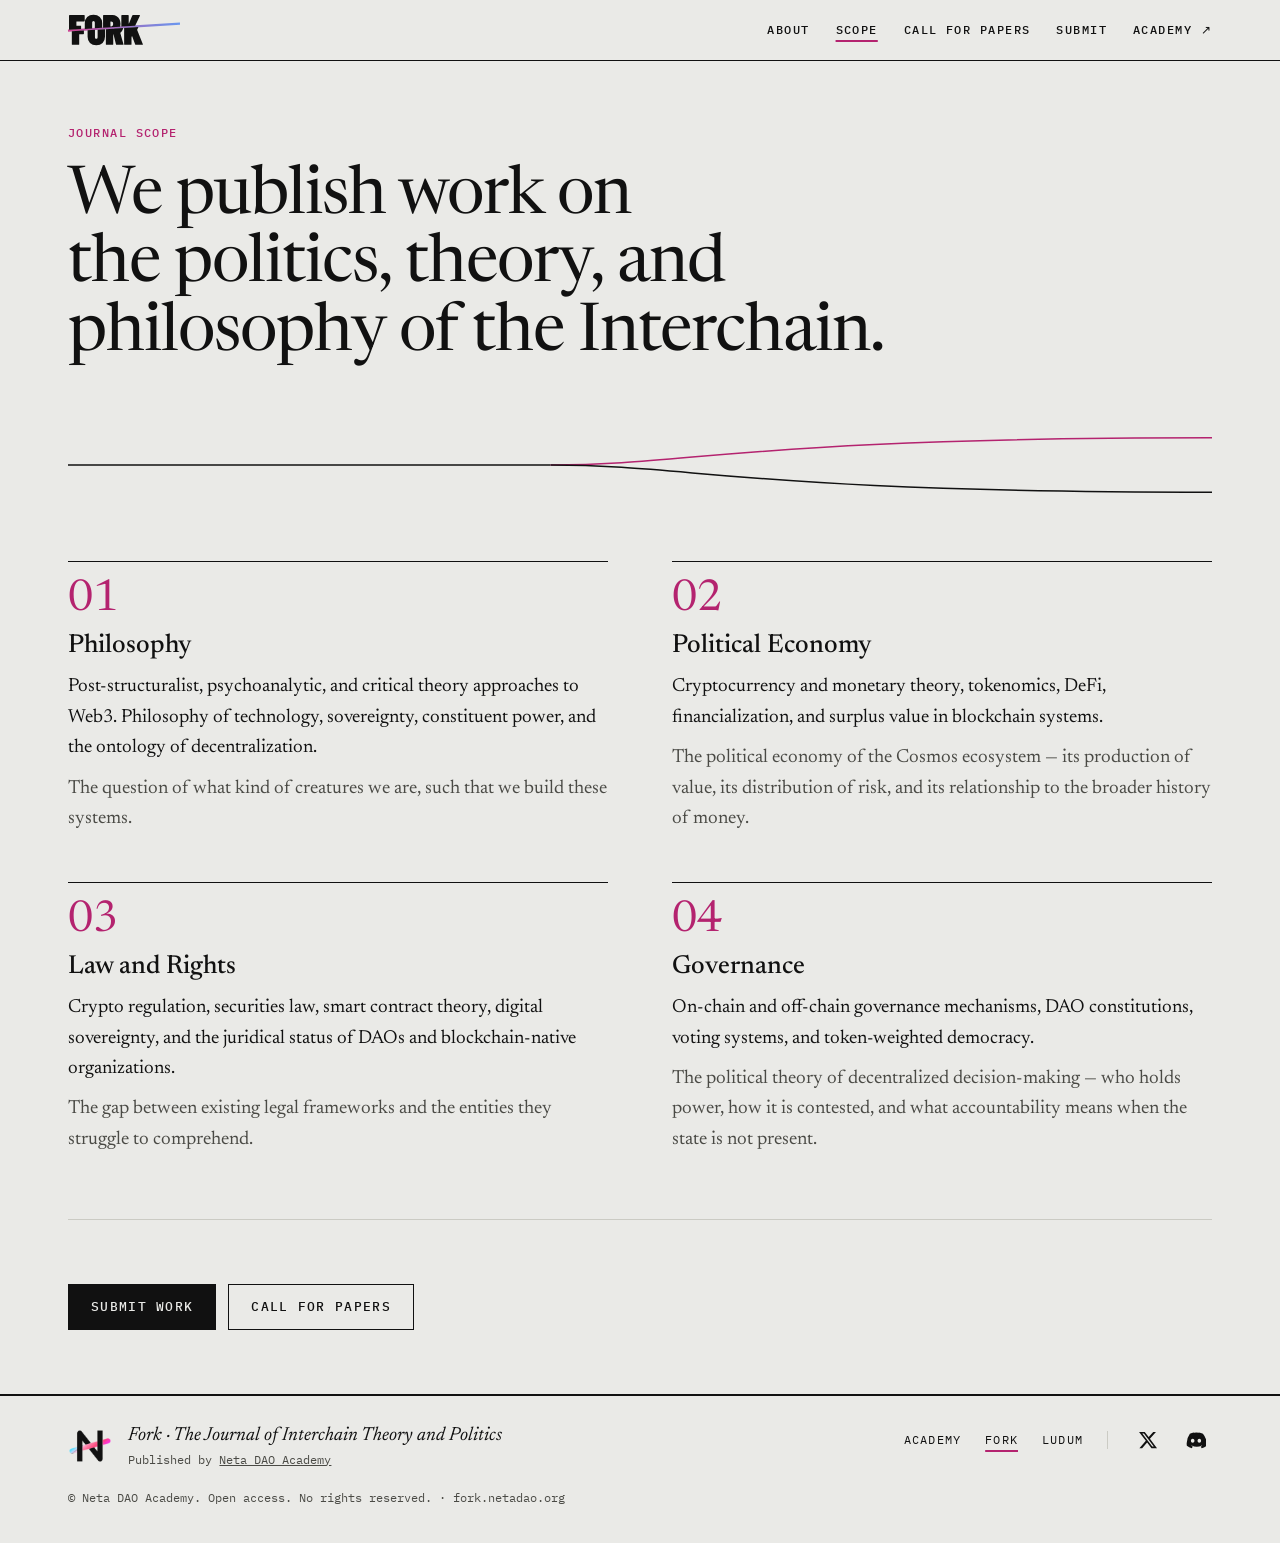
<file: scope.html>
<!DOCTYPE html>
<html lang="en">
<head>
  <meta charset="UTF-8" />
  <meta name="viewport" content="width=device-width, initial-scale=1.0" />
  <title>Scope — Fork</title>
  <meta name="description" content="The scope of Fork: The Journal of Interchain Theory and Politics." />
  <meta name="theme-color" content="#EAEAE7" />
  <link rel="preload" href="/ds/fonts/Newsreader.woff2" as="font" type="font/woff2" crossorigin />
  <link rel="stylesheet" href="/ds/tokens.css?v=4" />
  <link rel="stylesheet" href="/ds/bundle.css?v=6" />
  <script src="/ds/bundle.js?v=4" defer></script>
  <script src="https://netadao.org/radio/radio.js" defer></script>
</head>
<body class="fk-page">
<a class="fk-skip" href="#main">Skip to content</a><header class="fk-header">
  <div class="fk-wrap fk-header__row">
    <a class="fk-header__home" href="/" aria-label="Fork, home"><span class="fk-mark fk-mark--bar"><svg viewBox="0 25 240 65" aria-hidden="true" focusable="false"><defs><linearGradient id="fk-slash" x1="0" x2="1" y1="0" y2="0"><stop offset="0" stop-color="#C9338A"/><stop offset="1" stop-color="#5B8EF0"/></linearGradient></defs><path class="fk-mark__slash" pathLength="1" stroke="url(#fk-slash)" d="M0 58.5 240 43.5"/><path class="fk-mark__top" d="M111.7 50.02 75.13 52.3V26.46Q75.13 25.87 75.46 25.54Q75.8 25.2 76.39 25.2H95.29Q100.33 25.2 104.23 27.59Q108.14 29.99 110.32 34.23Q112.51 38.47 112.51 43.93Q112.51 47.22 111.7 50.02ZM73.26 52.42 57.47 53.41V41.83Q57.47 40.07 56.72 39.06Q55.96 38.05 54.62 38.05Q53.27 38.05 52.52 39.06Q51.76 40.07 51.76 41.83V53.76L35.97 54.75V42.5Q35.97 34.27 41.05 29.4Q46.13 24.53 54.62 24.53Q63.1 24.53 68.18 29.4Q73.26 34.27 73.26 42.5V52.42ZM34.52 38.72H18.48Q17.98 38.72 17.98 39.23V47.29Q17.98 47.8 18.48 47.8H26.8Q27.38 47.8 27.72 48.13Q28.06 48.47 28.06 49.06V55.25L2.18 56.86V26.46Q2.18 25.87 2.52 25.54Q2.86 25.2 3.44 25.2H34.52Q35.11 25.2 35.45 25.54Q35.78 25.87 35.78 26.46V37.46Q35.78 38.05 35.45 38.39Q35.11 38.72 34.52 38.72ZM143.93 48 114.29 49.86V26.46Q114.29 25.87 114.62 25.54Q114.96 25.2 115.55 25.2H128.82Q129.41 25.2 129.74 25.54Q130.08 25.87 130.08 26.46V43.09Q130.08 43.43 130.29 43.47Q130.5 43.51 130.67 43.18L137.72 26.21Q138.14 25.2 139.24 25.2H153.1Q153.77 25.2 154.1 25.62Q154.44 26.04 154.1 26.71L143.93 48ZM91.42 38.72Q90.92 38.72 90.92 39.23V48.89Q90.92 49.39 91.42 49.39H92.52Q94.36 49.39 95.54 48.01Q96.72 46.62 96.72 44.1Q96.72 41.5 95.58 40.11Q94.45 38.72 92.52 38.72Z"/><path class="fk-mark__bottom" d="M120.29 87.74V52.86L150.91 50.94L148.26 56.49Q148.18 56.83 148.26 57.16L160.44 87.57Q160.52 87.82 160.52 88.16Q160.52 89 159.43 89H145.49Q144.4 89 143.98 87.99L137.51 70.77Q137.42 70.35 137.21 70.35Q137 70.35 136.84 70.77L136.16 72.45Q136.08 72.62 136.08 73.12V87.74Q136.08 88.33 135.74 88.66Q135.41 89 134.82 89H121.55Q120.96 89 120.62 88.66Q120.29 88.33 120.29 87.74ZM102.72 87.91 97.59 66.82Q97.42 66.4 97.26 66.4Q96.92 66.4 96.92 66.91V87.74Q96.92 88.33 96.58 88.66Q96.25 89 95.66 89H82.39Q81.8 89 81.46 88.66Q81.13 88.33 81.13 87.74V55.3L97.09 54.31Q97.22 54.39 97.42 54.39H98.52Q99.33 54.39 100.01 54.12L118.17 52.99Q117.77 55.24 116.91 57.21Q115.32 60.86 112.29 63.13Q111.96 63.38 112.04 63.8L118.84 87.57Q118.93 87.74 118.93 87.99Q118.93 89 117.75 89H104.06Q102.97 89 102.72 87.91ZM41.97 71.7V57.75L57.76 56.76V72.37Q57.76 74.13 58.52 75.14Q59.27 76.15 60.62 76.15Q61.96 76.15 62.72 75.14Q63.47 74.13 63.47 72.37V56.41L79.26 55.42V71.7Q79.26 79.93 74.18 84.8Q69.1 89.67 60.62 89.67Q52.13 89.67 47.05 84.8Q41.97 79.93 41.97 71.7ZM34.06 58.25V65.06Q34.06 65.65 33.72 65.98Q33.38 66.32 32.8 66.32H24.48Q23.98 66.32 23.98 66.82V87.74Q23.98 88.33 23.64 88.66Q23.3 89 22.72 89H9.44Q8.86 89 8.52 88.66Q8.18 88.33 8.18 87.74V59.86L34.06 58.25Z"/></svg></span></a>
    <button class="fk-header__menu" type="button" aria-expanded="false" aria-controls="fk-nav">Menu</button>
    <nav class="fk-nav" id="fk-nav" aria-label="Main"><a href="/about.html">About</a><a href="/scope.html" aria-current="page">Scope</a><a href="/cfp.html">Call for Papers</a><a href="/submit.html">Submit</a><a href="https://academy.netadao.org">Academy ↗</a></nav>
  </div>
  <script>try{if(sessionStorage.getItem('fk-arrived')==='1')document.currentScript.parentNode.querySelector('.fk-mark').classList.add('is-cut','is-held')}catch(e){}</script>
</header>
<main id="main" class="fk-wrap">
  <section class="fk-section fk-section--open" aria-labelledby="scope-title">
    <div class="fk-titleblock">
      <p class="fk-label fk-label--issue">Journal scope</p>
      <h1 class="fk-title" id="scope-title">We publish work on the politics, theory, and philosophy of the Interchain.</h1>
    </div>
  </section>
  <div class="fk-divider" aria-hidden="true"><svg viewBox="0 0 1280 80" preserveAspectRatio="none" focusable="false"><path class="fk-divider__trunk" d="M0 40H540"/><path class="fk-divider__branch--a" d="M540 40C700 40 760 6 1280 6"/><path class="fk-divider__branch--b" d="M540 40C700 40 760 74 1280 74"/></svg></div>
  <section class="fk-section" aria-label="Areas"><div class="fk-areas fk-areas--wide"><article class="fk-area"><span class="fk-area__no">01</span><h2 class="fk-area__title">Philosophy</h2><p class="fk-area__text">Post-structuralist, psychoanalytic, and critical theory approaches to Web3. Philosophy of technology, sovereignty, constituent power, and the ontology of decentralization.</p><p class="fk-area__text">The question of what kind of creatures we are, such that we build these systems.</p></article><article class="fk-area"><span class="fk-area__no">02</span><h2 class="fk-area__title">Political Economy</h2><p class="fk-area__text">Cryptocurrency and monetary theory, tokenomics, DeFi, financialization, and surplus value in blockchain systems.</p><p class="fk-area__text">The political economy of the Cosmos ecosystem — its production of value, its distribution of risk, and its relationship to the broader history of money.</p></article><article class="fk-area"><span class="fk-area__no">03</span><h2 class="fk-area__title">Law and Rights</h2><p class="fk-area__text">Crypto regulation, securities law, smart contract theory, digital sovereignty, and the juridical status of DAOs and blockchain-native organizations.</p><p class="fk-area__text">The gap between existing legal frameworks and the entities they struggle to comprehend.</p></article><article class="fk-area"><span class="fk-area__no">04</span><h2 class="fk-area__title">Governance</h2><p class="fk-area__text">On-chain and off-chain governance mechanisms, DAO constitutions, voting systems, and token-weighted democracy.</p><p class="fk-area__text">The political theory of decentralized decision-making — who holds power, how it is contested, and what accountability means when the state is not present.</p></article></div></section>
  <section class="fk-section fk-section--open">
    <div class="fk-buttons"><a class="fk-button" href="/submit.html">Submit work</a><a class="fk-button fk-button--outline" href="/cfp.html">Call for papers</a></div>
  </section>
</main>
<footer class="fk-footer">
  <div class="fk-wrap fk-footer__inner">
    <div class="fk-footer__brand">
      <a href="https://netadao.org" aria-label="Neta DAO"><img src="/assets/neta-mark-paper.png" alt="" width="251" height="192"></a>
      <div class="fk-footer__names"><span class="fk-footer__title">Fork · The Journal of Interchain Theory and Politics</span><span class="fk-footer__by">Published by <a href="https://academy.netadao.org">Neta DAO Academy</a></span></div>
    </div>
    <nav class="fk-footer__family" aria-label="Neta DAO">
      <ul class="fk-footer__sites"><li><a href="https://academy.netadao.org">Academy</a></li><li><a href="https://fork.netadao.org" aria-current="true">Fork</a></li><li><a href="https://ludum.netadao.org">Ludum</a></li></ul>
      <ul class="fk-footer__marks">
        <li><a class="fk-footer__icon" href="https://x.com/NetaDAO_Academy" aria-label="Neta DAO Academy on X"><svg viewBox="0 0 24 24" aria-hidden="true"><path fill="currentColor" d="M18.244 2.25h3.308l-7.227 8.26 8.502 11.24H16.17l-5.214-6.817L4.99 21.75H1.68l7.73-8.835L1.254 2.25H8.08l4.713 6.231Zm-1.161 17.52h1.833L7.084 4.126H5.117Z"/></svg></a></li>
        <li><a class="fk-footer__icon" href="https://discord.com/invite/gvjC86WXC2" aria-label="Neta DAO on Discord"><svg viewBox="0 0 24 24" aria-hidden="true"><path fill="currentColor" d="M20.317 4.37a19.79 19.79 0 0 0-4.885-1.515c-.074.127-.158.298-.217.432a18.27 18.27 0 0 0-5.487 0 4.64 4.64 0 0 0-.218-.432A19.736 19.736 0 0 0 4.625 4.37 20.02 20.02 0 0 0 1 18.855a19.9 19.9 0 0 0 5.993 3.03 14.62 14.62 0 0 0 1.226-1.994 12.7 12.7 0 0 1-1.93-.934c.162-.12.32-.246.474-.373a14.18 14.18 0 0 0 12.281 0c.155.127.313.252.475.373-.616.366-1.265.68-1.93.934a14.49 14.49 0 0 0 1.225 1.994 19.87 19.87 0 0 0 5.994-3.03A20.03 20.03 0 0 0 20.317 4.37ZM8.02 15.332c-1.17 0-2.128-1.065-2.128-2.366S6.85 10.6 8.02 10.6c1.18 0 2.147 1.075 2.128 2.366 0 1.301-.947 2.366-2.128 2.366Zm7.974 0c-1.17 0-2.128-1.065-2.128-2.366s.958-2.366 2.128-2.366c1.18 0 2.147 1.075 2.128 2.366 0 1.301-.947 2.366-2.128 2.366Z"/></svg></a></li>
      </ul>
    </nav>
    <p class="fk-footer__print">© Neta DAO Academy. Open access. No rights reserved. · fork.netadao.org</p>
  </div>
</footer>
<script>document.addEventListener('DOMContentLoaded', function () { if (window.Fork) Fork.enhance(); });</script>
</body>
</html>
</file>
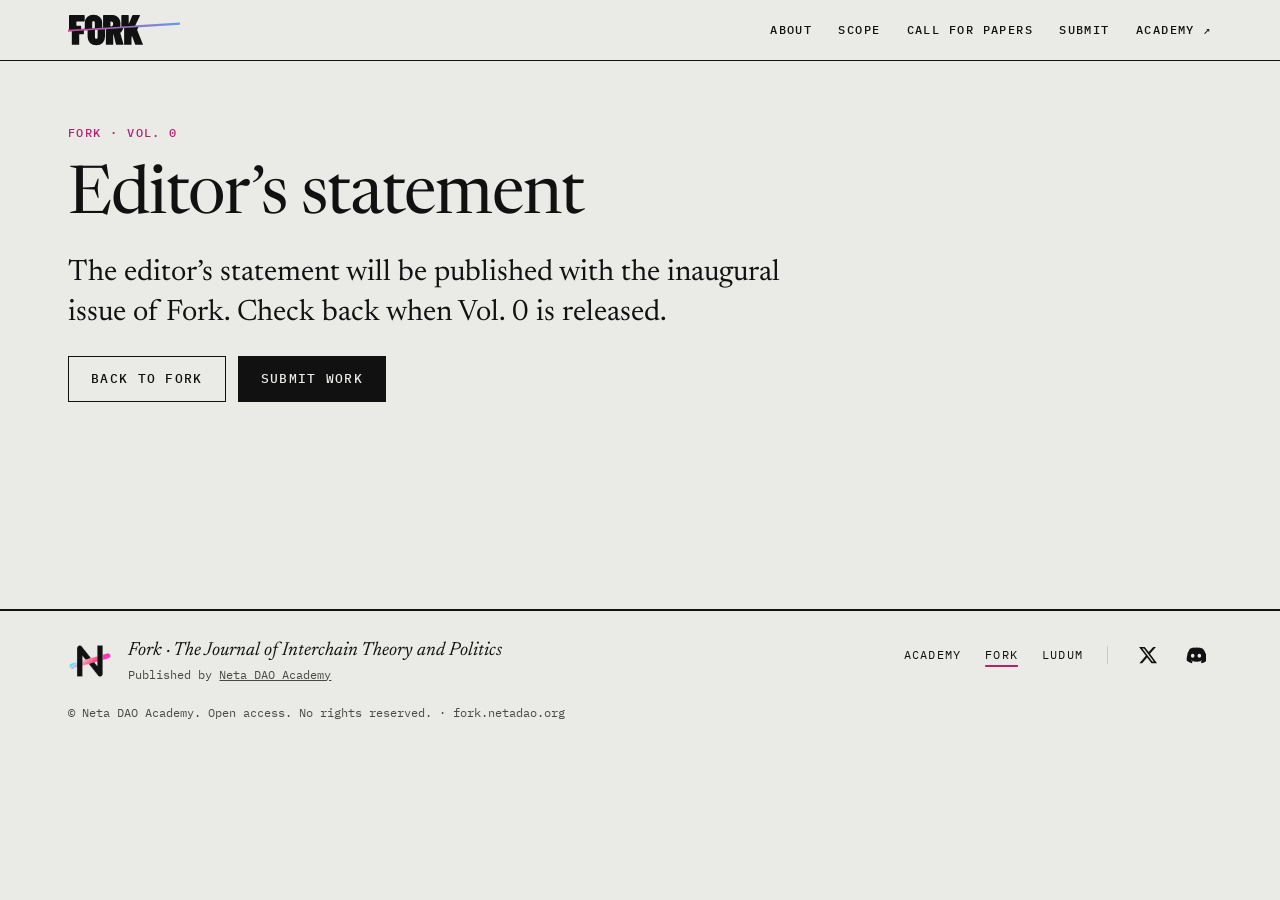
<file: statement.html>
<!DOCTYPE html>
<html lang="en">
<head>
  <meta charset="UTF-8" />
  <meta name="viewport" content="width=device-width, initial-scale=1.0" />
  <title>Editor's Statement — Fork</title>
  <meta name="description" content="The editor's statement for Fork Vol. 0 will be published with the inaugural issue." />
  <meta name="theme-color" content="#EAEAE7" />
  <link rel="preload" href="/ds/fonts/Newsreader.woff2" as="font" type="font/woff2" crossorigin />
  <link rel="stylesheet" href="/ds/tokens.css?v=4" />
  <link rel="stylesheet" href="/ds/bundle.css?v=6" />
  <script src="/ds/bundle.js?v=4" defer></script>
  <script src="https://netadao.org/radio/radio.js" defer></script>
</head>
<body class="fk-page">
<a class="fk-skip" href="#main">Skip to content</a><header class="fk-header">
  <div class="fk-wrap fk-header__row">
    <a class="fk-header__home" href="/" aria-label="Fork, home"><span class="fk-mark fk-mark--bar"><svg viewBox="0 25 240 65" aria-hidden="true" focusable="false"><defs><linearGradient id="fk-slash" x1="0" x2="1" y1="0" y2="0"><stop offset="0" stop-color="#C9338A"/><stop offset="1" stop-color="#5B8EF0"/></linearGradient></defs><path class="fk-mark__slash" pathLength="1" stroke="url(#fk-slash)" d="M0 58.5 240 43.5"/><path class="fk-mark__top" d="M111.7 50.02 75.13 52.3V26.46Q75.13 25.87 75.46 25.54Q75.8 25.2 76.39 25.2H95.29Q100.33 25.2 104.23 27.59Q108.14 29.99 110.32 34.23Q112.51 38.47 112.51 43.93Q112.51 47.22 111.7 50.02ZM73.26 52.42 57.47 53.41V41.83Q57.47 40.07 56.72 39.06Q55.96 38.05 54.62 38.05Q53.27 38.05 52.52 39.06Q51.76 40.07 51.76 41.83V53.76L35.97 54.75V42.5Q35.97 34.27 41.05 29.4Q46.13 24.53 54.62 24.53Q63.1 24.53 68.18 29.4Q73.26 34.27 73.26 42.5V52.42ZM34.52 38.72H18.48Q17.98 38.72 17.98 39.23V47.29Q17.98 47.8 18.48 47.8H26.8Q27.38 47.8 27.72 48.13Q28.06 48.47 28.06 49.06V55.25L2.18 56.86V26.46Q2.18 25.87 2.52 25.54Q2.86 25.2 3.44 25.2H34.52Q35.11 25.2 35.45 25.54Q35.78 25.87 35.78 26.46V37.46Q35.78 38.05 35.45 38.39Q35.11 38.72 34.52 38.72ZM143.93 48 114.29 49.86V26.46Q114.29 25.87 114.62 25.54Q114.96 25.2 115.55 25.2H128.82Q129.41 25.2 129.74 25.54Q130.08 25.87 130.08 26.46V43.09Q130.08 43.43 130.29 43.47Q130.5 43.51 130.67 43.18L137.72 26.21Q138.14 25.2 139.24 25.2H153.1Q153.77 25.2 154.1 25.62Q154.44 26.04 154.1 26.71L143.93 48ZM91.42 38.72Q90.92 38.72 90.92 39.23V48.89Q90.92 49.39 91.42 49.39H92.52Q94.36 49.39 95.54 48.01Q96.72 46.62 96.72 44.1Q96.72 41.5 95.58 40.11Q94.45 38.72 92.52 38.72Z"/><path class="fk-mark__bottom" d="M120.29 87.74V52.86L150.91 50.94L148.26 56.49Q148.18 56.83 148.26 57.16L160.44 87.57Q160.52 87.82 160.52 88.16Q160.52 89 159.43 89H145.49Q144.4 89 143.98 87.99L137.51 70.77Q137.42 70.35 137.21 70.35Q137 70.35 136.84 70.77L136.16 72.45Q136.08 72.62 136.08 73.12V87.74Q136.08 88.33 135.74 88.66Q135.41 89 134.82 89H121.55Q120.96 89 120.62 88.66Q120.29 88.33 120.29 87.74ZM102.72 87.91 97.59 66.82Q97.42 66.4 97.26 66.4Q96.92 66.4 96.92 66.91V87.74Q96.92 88.33 96.58 88.66Q96.25 89 95.66 89H82.39Q81.8 89 81.46 88.66Q81.13 88.33 81.13 87.74V55.3L97.09 54.31Q97.22 54.39 97.42 54.39H98.52Q99.33 54.39 100.01 54.12L118.17 52.99Q117.77 55.24 116.91 57.21Q115.32 60.86 112.29 63.13Q111.96 63.38 112.04 63.8L118.84 87.57Q118.93 87.74 118.93 87.99Q118.93 89 117.75 89H104.06Q102.97 89 102.72 87.91ZM41.97 71.7V57.75L57.76 56.76V72.37Q57.76 74.13 58.52 75.14Q59.27 76.15 60.62 76.15Q61.96 76.15 62.72 75.14Q63.47 74.13 63.47 72.37V56.41L79.26 55.42V71.7Q79.26 79.93 74.18 84.8Q69.1 89.67 60.62 89.67Q52.13 89.67 47.05 84.8Q41.97 79.93 41.97 71.7ZM34.06 58.25V65.06Q34.06 65.65 33.72 65.98Q33.38 66.32 32.8 66.32H24.48Q23.98 66.32 23.98 66.82V87.74Q23.98 88.33 23.64 88.66Q23.3 89 22.72 89H9.44Q8.86 89 8.52 88.66Q8.18 88.33 8.18 87.74V59.86L34.06 58.25Z"/></svg></span></a>
    <button class="fk-header__menu" type="button" aria-expanded="false" aria-controls="fk-nav">Menu</button>
    <nav class="fk-nav" id="fk-nav" aria-label="Main"><a href="/about.html">About</a><a href="/scope.html">Scope</a><a href="/cfp.html">Call for Papers</a><a href="/submit.html">Submit</a><a href="https://academy.netadao.org">Academy ↗</a></nav>
  </div>
  <script>try{if(sessionStorage.getItem('fk-arrived')==='1')document.currentScript.parentNode.querySelector('.fk-mark').classList.add('is-cut','is-held')}catch(e){}</script>
</header>
<main id="main" class="fk-wrap">
  <section class="fk-section fk-section--open" aria-labelledby="st-title" style="min-height: 420px;">
    <div class="fk-titleblock">
      <p class="fk-label fk-label--issue">Fork · Vol. 0</p>
      <h1 class="fk-title" id="st-title">Editor’s statement</h1>
      <p class="fk-lede" style="max-width: 760px;">The editor’s statement will be published with the inaugural issue of Fork. Check back when Vol. 0 is released.</p>
      <div class="fk-buttons"><a class="fk-button fk-button--outline" href="/">Back to Fork</a><a class="fk-button" href="/submit.html">Submit work</a></div>
    </div>
  </section>
</main>
<footer class="fk-footer">
  <div class="fk-wrap fk-footer__inner">
    <div class="fk-footer__brand">
      <a href="https://netadao.org" aria-label="Neta DAO"><img src="/assets/neta-mark-paper.png" alt="" width="251" height="192"></a>
      <div class="fk-footer__names"><span class="fk-footer__title">Fork · The Journal of Interchain Theory and Politics</span><span class="fk-footer__by">Published by <a href="https://academy.netadao.org">Neta DAO Academy</a></span></div>
    </div>
    <nav class="fk-footer__family" aria-label="Neta DAO">
      <ul class="fk-footer__sites"><li><a href="https://academy.netadao.org">Academy</a></li><li><a href="https://fork.netadao.org" aria-current="true">Fork</a></li><li><a href="https://ludum.netadao.org">Ludum</a></li></ul>
      <ul class="fk-footer__marks">
        <li><a class="fk-footer__icon" href="https://x.com/NetaDAO_Academy" aria-label="Neta DAO Academy on X"><svg viewBox="0 0 24 24" aria-hidden="true"><path fill="currentColor" d="M18.244 2.25h3.308l-7.227 8.26 8.502 11.24H16.17l-5.214-6.817L4.99 21.75H1.68l7.73-8.835L1.254 2.25H8.08l4.713 6.231Zm-1.161 17.52h1.833L7.084 4.126H5.117Z"/></svg></a></li>
        <li><a class="fk-footer__icon" href="https://discord.com/invite/gvjC86WXC2" aria-label="Neta DAO on Discord"><svg viewBox="0 0 24 24" aria-hidden="true"><path fill="currentColor" d="M20.317 4.37a19.79 19.79 0 0 0-4.885-1.515c-.074.127-.158.298-.217.432a18.27 18.27 0 0 0-5.487 0 4.64 4.64 0 0 0-.218-.432A19.736 19.736 0 0 0 4.625 4.37 20.02 20.02 0 0 0 1 18.855a19.9 19.9 0 0 0 5.993 3.03 14.62 14.62 0 0 0 1.226-1.994 12.7 12.7 0 0 1-1.93-.934c.162-.12.32-.246.474-.373a14.18 14.18 0 0 0 12.281 0c.155.127.313.252.475.373-.616.366-1.265.68-1.93.934a14.49 14.49 0 0 0 1.225 1.994 19.87 19.87 0 0 0 5.994-3.03A20.03 20.03 0 0 0 20.317 4.37ZM8.02 15.332c-1.17 0-2.128-1.065-2.128-2.366S6.85 10.6 8.02 10.6c1.18 0 2.147 1.075 2.128 2.366 0 1.301-.947 2.366-2.128 2.366Zm7.974 0c-1.17 0-2.128-1.065-2.128-2.366s.958-2.366 2.128-2.366c1.18 0 2.147 1.075 2.128 2.366 0 1.301-.947 2.366-2.128 2.366Z"/></svg></a></li>
      </ul>
    </nav>
    <p class="fk-footer__print">© Neta DAO Academy. Open access. No rights reserved. · fork.netadao.org</p>
  </div>
</footer>
<script>document.addEventListener('DOMContentLoaded', function () { if (window.Fork) Fork.enhance(); });</script>
</body>
</html>
</file>
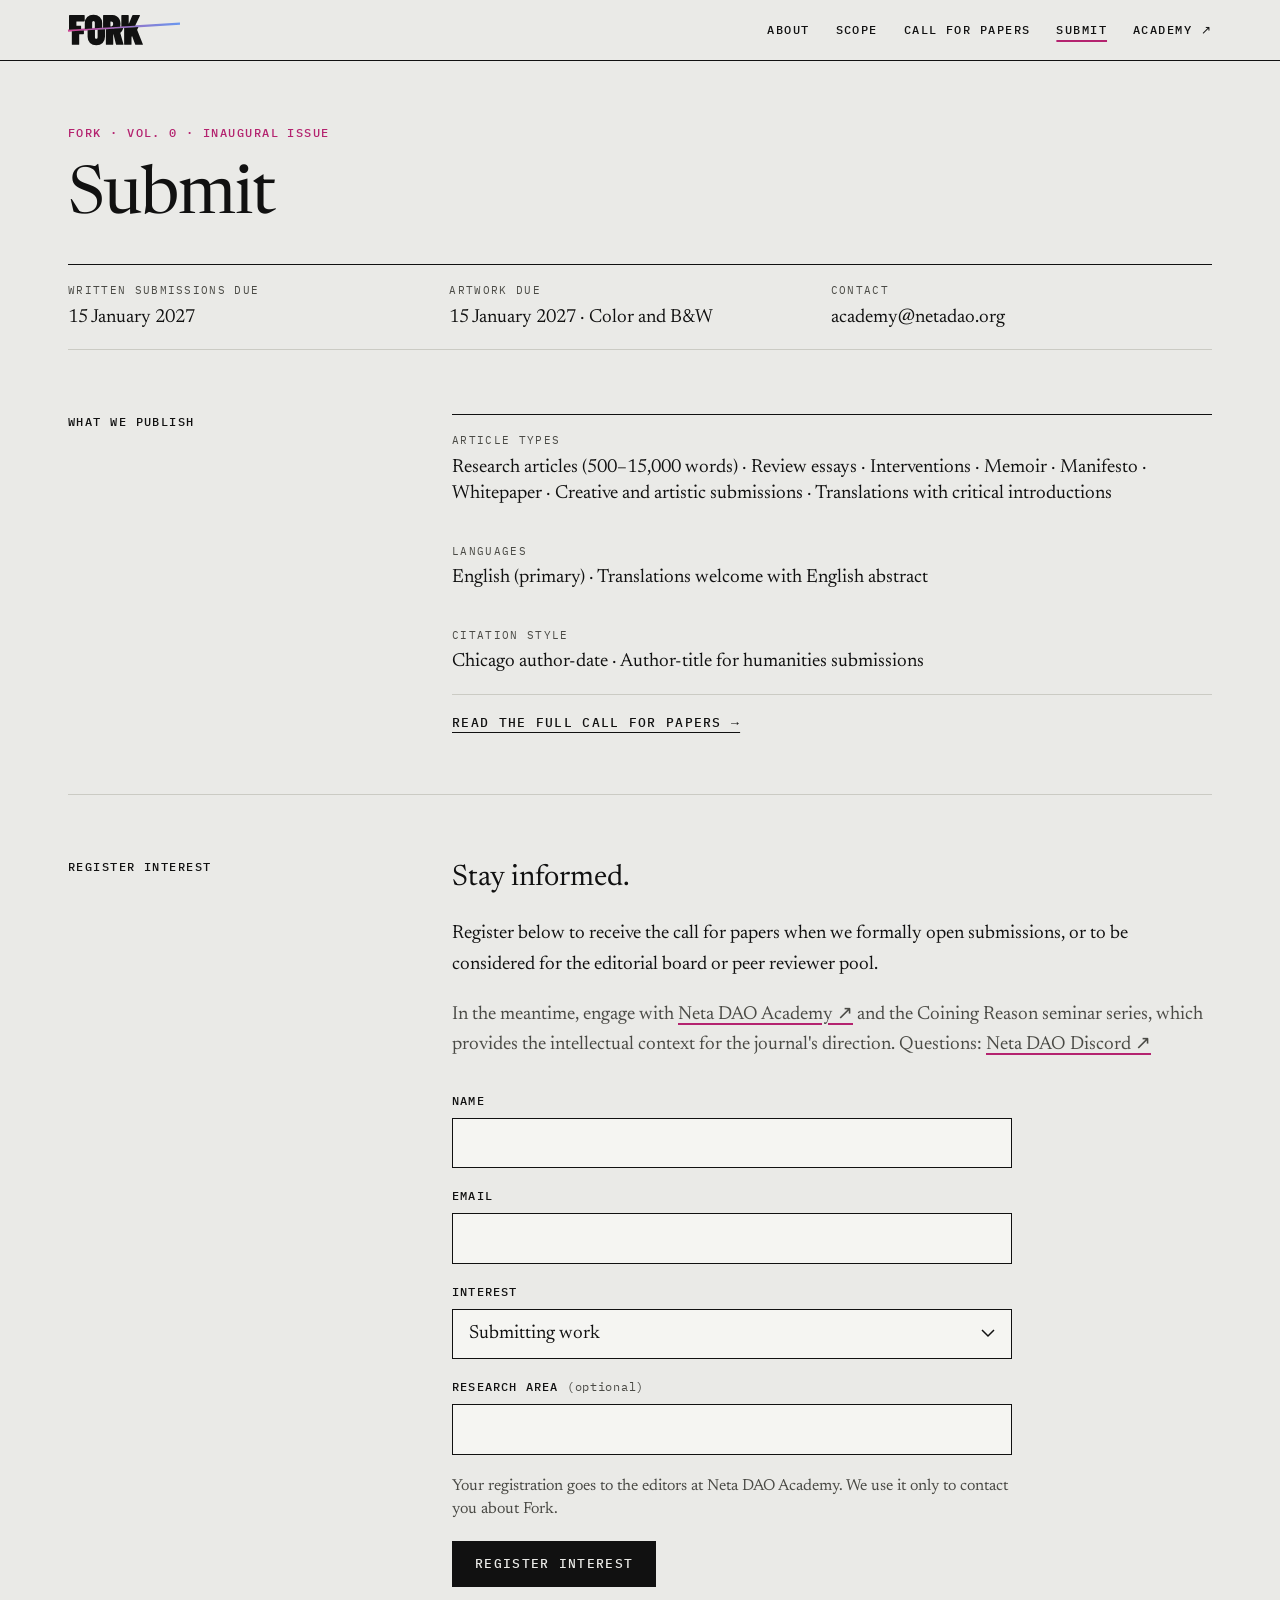
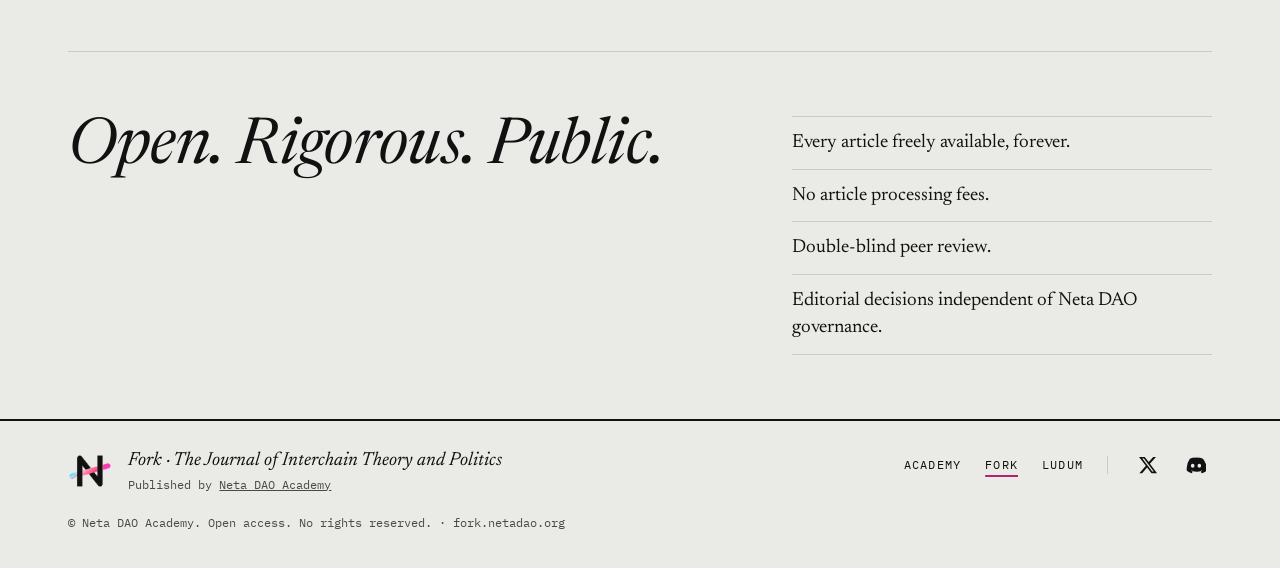
<file: submit.html>
<!DOCTYPE html>
<html lang="en">
<head>
  <meta charset="UTF-8" />
  <meta name="viewport" content="width=device-width, initial-scale=1.0" />
  <title>Submit — Fork</title>
  <meta name="description" content="Submission guidelines and interest registration for Fork: The Journal of Interchain Theory and Politics." />
  <meta name="theme-color" content="#EAEAE7" />
  <link rel="preload" href="/ds/fonts/Newsreader.woff2" as="font" type="font/woff2" crossorigin />
  <link rel="stylesheet" href="/ds/tokens.css?v=4" />
  <link rel="stylesheet" href="/ds/bundle.css?v=6" />
  <script src="/ds/bundle.js?v=4" defer></script>
  <script src="https://netadao.org/radio/radio.js" defer></script>
</head>
<body class="fk-page">
<a class="fk-skip" href="#main">Skip to content</a><header class="fk-header">
  <div class="fk-wrap fk-header__row">
    <a class="fk-header__home" href="/" aria-label="Fork, home"><span class="fk-mark fk-mark--bar"><svg viewBox="0 25 240 65" aria-hidden="true" focusable="false"><defs><linearGradient id="fk-slash" x1="0" x2="1" y1="0" y2="0"><stop offset="0" stop-color="#C9338A"/><stop offset="1" stop-color="#5B8EF0"/></linearGradient></defs><path class="fk-mark__slash" pathLength="1" stroke="url(#fk-slash)" d="M0 58.5 240 43.5"/><path class="fk-mark__top" d="M111.7 50.02 75.13 52.3V26.46Q75.13 25.87 75.46 25.54Q75.8 25.2 76.39 25.2H95.29Q100.33 25.2 104.23 27.59Q108.14 29.99 110.32 34.23Q112.51 38.47 112.51 43.93Q112.51 47.22 111.7 50.02ZM73.26 52.42 57.47 53.41V41.83Q57.47 40.07 56.72 39.06Q55.96 38.05 54.62 38.05Q53.27 38.05 52.52 39.06Q51.76 40.07 51.76 41.83V53.76L35.97 54.75V42.5Q35.97 34.27 41.05 29.4Q46.13 24.53 54.62 24.53Q63.1 24.53 68.18 29.4Q73.26 34.27 73.26 42.5V52.42ZM34.52 38.72H18.48Q17.98 38.72 17.98 39.23V47.29Q17.98 47.8 18.48 47.8H26.8Q27.38 47.8 27.72 48.13Q28.06 48.47 28.06 49.06V55.25L2.18 56.86V26.46Q2.18 25.87 2.52 25.54Q2.86 25.2 3.44 25.2H34.52Q35.11 25.2 35.45 25.54Q35.78 25.87 35.78 26.46V37.46Q35.78 38.05 35.45 38.39Q35.11 38.72 34.52 38.72ZM143.93 48 114.29 49.86V26.46Q114.29 25.87 114.62 25.54Q114.96 25.2 115.55 25.2H128.82Q129.41 25.2 129.74 25.54Q130.08 25.87 130.08 26.46V43.09Q130.08 43.43 130.29 43.47Q130.5 43.51 130.67 43.18L137.72 26.21Q138.14 25.2 139.24 25.2H153.1Q153.77 25.2 154.1 25.62Q154.44 26.04 154.1 26.71L143.93 48ZM91.42 38.72Q90.92 38.72 90.92 39.23V48.89Q90.92 49.39 91.42 49.39H92.52Q94.36 49.39 95.54 48.01Q96.72 46.62 96.72 44.1Q96.72 41.5 95.58 40.11Q94.45 38.72 92.52 38.72Z"/><path class="fk-mark__bottom" d="M120.29 87.74V52.86L150.91 50.94L148.26 56.49Q148.18 56.83 148.26 57.16L160.44 87.57Q160.52 87.82 160.52 88.16Q160.52 89 159.43 89H145.49Q144.4 89 143.98 87.99L137.51 70.77Q137.42 70.35 137.21 70.35Q137 70.35 136.84 70.77L136.16 72.45Q136.08 72.62 136.08 73.12V87.74Q136.08 88.33 135.74 88.66Q135.41 89 134.82 89H121.55Q120.96 89 120.62 88.66Q120.29 88.33 120.29 87.74ZM102.72 87.91 97.59 66.82Q97.42 66.4 97.26 66.4Q96.92 66.4 96.92 66.91V87.74Q96.92 88.33 96.58 88.66Q96.25 89 95.66 89H82.39Q81.8 89 81.46 88.66Q81.13 88.33 81.13 87.74V55.3L97.09 54.31Q97.22 54.39 97.42 54.39H98.52Q99.33 54.39 100.01 54.12L118.17 52.99Q117.77 55.24 116.91 57.21Q115.32 60.86 112.29 63.13Q111.96 63.38 112.04 63.8L118.84 87.57Q118.93 87.74 118.93 87.99Q118.93 89 117.75 89H104.06Q102.97 89 102.72 87.91ZM41.97 71.7V57.75L57.76 56.76V72.37Q57.76 74.13 58.52 75.14Q59.27 76.15 60.62 76.15Q61.96 76.15 62.72 75.14Q63.47 74.13 63.47 72.37V56.41L79.26 55.42V71.7Q79.26 79.93 74.18 84.8Q69.1 89.67 60.62 89.67Q52.13 89.67 47.05 84.8Q41.97 79.93 41.97 71.7ZM34.06 58.25V65.06Q34.06 65.65 33.72 65.98Q33.38 66.32 32.8 66.32H24.48Q23.98 66.32 23.98 66.82V87.74Q23.98 88.33 23.64 88.66Q23.3 89 22.72 89H9.44Q8.86 89 8.52 88.66Q8.18 88.33 8.18 87.74V59.86L34.06 58.25Z"/></svg></span></a>
    <button class="fk-header__menu" type="button" aria-expanded="false" aria-controls="fk-nav">Menu</button>
    <nav class="fk-nav" id="fk-nav" aria-label="Main"><a href="/about.html">About</a><a href="/scope.html">Scope</a><a href="/cfp.html">Call for Papers</a><a href="/submit.html" aria-current="page">Submit</a><a href="https://academy.netadao.org">Academy ↗</a></nav>
  </div>
  <script>try{if(sessionStorage.getItem('fk-arrived')==='1')document.currentScript.parentNode.querySelector('.fk-mark').classList.add('is-cut','is-held')}catch(e){}</script>
</header>
<main id="main" class="fk-wrap">
  <section class="fk-titleblock" aria-labelledby="sub-title" style="padding-block: var(--section-pad) 32px;">
    <p class="fk-label fk-label--issue">Fork · Vol. 0 · Inaugural issue</p>
    <h1 class="fk-title" id="sub-title">Submit</h1>
  </section>
  <dl class="fk-facts fk-facts--ruled"><div><dt>Written submissions due</dt><dd>15 January 2027</dd></div><div><dt>Artwork due</dt><dd>15 January 2027 · Color and B&amp;W</dd></div><div><dt>Contact</dt><dd>academy@netadao.org</dd></div></dl>
  <section class="fk-section" aria-labelledby="sub-types">
    <div class="fk-split">
      <h2 class="fk-split__label fk-label" id="sub-types">What we publish</h2>
      <div class="fk-split__body">
        <dl class="fk-facts fk-facts--ruled" style="grid-template-columns: 1fr;">
          <div><dt>Article types</dt><dd>Research articles (500–15,000 words) · Review essays · Interventions · Memoir · Manifesto · Whitepaper · Creative and artistic submissions · Translations with critical introductions</dd></div>
          <div><dt>Languages</dt><dd>English (primary) · Translations welcome with English abstract</dd></div>
          <div><dt>Citation style</dt><dd>Chicago author-date · Author-title for humanities submissions</dd></div>
        </dl>
        <a class="fk-arrow" href="/cfp.html" style="align-self: flex-start;">Read the full Call for Papers →</a>
      </div>
    </div>
  </section>
  <section class="fk-section" aria-labelledby="sub-register">
    <div class="fk-split">
      <div class="fk-split__label"><h2 class="fk-label" id="sub-register">Register interest</h2></div>
      <div class="fk-split__body">
        <p class="fk-lede">Stay informed.</p>
        <p class="fk-copy" style="color: var(--ink);">Register below to receive the call for papers when we formally open submissions, or to be considered for the editorial board or peer reviewer pool.</p>
        <p class="fk-copy">In the meantime, engage with <a class="fk-link" href="https://academy.netadao.org">Neta DAO Academy ↗</a> and the Coining Reason seminar series, which provides the intellectual context for the journal's direction. Questions: <a class="fk-link" href="https://discord.com/invite/gvjC86WXC2">Neta DAO Discord ↗</a></p>
        <form class="fk-form" data-fk-form data-fk-source="fork.netadao.org" data-fk-store="https://neta-dao-cinema-default-rtdb.firebaseio.com/forkInterests" data-fk-fallback="https://neta-dao-cinema-default-rtdb.firebaseio.com/interestSignups" style="margin-top: 12px;">
          <div class="fk-field"><label for="sub-name">Name</label><input class="fk-input" id="sub-name" name="name" type="text" autocomplete="name" maxlength="80" required></div>
          <div class="fk-field"><label for="sub-email">Email</label><input class="fk-input" id="sub-email" name="email" type="email" autocomplete="email" maxlength="120" required></div>
          <div class="fk-field"><label for="sub-interest">Interest</label><select class="fk-select" id="sub-interest" name="interest"><option value="submitting">Submitting work</option><option value="editorial">Editorial board</option><option value="reviewing">Peer reviewing</option><option value="updates">General updates only</option></select></div>
          <div class="fk-field"><label for="sub-area">Research area <span class="fk-field__opt">(optional)</span></label><input class="fk-input" id="sub-area" name="area" type="text" maxlength="200"></div>
          <p class="fk-field__help">Your registration goes to the editors at Neta DAO Academy. We use it only to contact you about Fork.</p>
          <p class="fk-field__error" data-fk-error role="alert" hidden>Your registration didn’t reach us. Check your connection and try again.</p>
          <button class="fk-button" type="submit" data-fk-busy="Registering…" style="align-self: flex-start;">Register interest</button>
        </form>
        <p class="fk-form__done" data-fk-done hidden>Thank you. We'll be in touch when Fork opens submissions. In the meantime, join the community at the <a class="fk-link" href="https://discord.com/invite/gvjC86WXC2">Neta DAO Discord</a>.</p>
      </div>
    </div>
  </section>
  <section class="fk-section fk-section--open"><section class="fk-principles" aria-labelledby="sub-principles">
  <h2 class="fk-principles__line" id="sub-principles">Open. Rigorous. Public.</h2>
  <ul class="fk-principles__list">
    <li>Every article freely available, forever.</li>
    <li>No article processing fees.</li>
    <li>Double-blind peer review.</li>
    <li>Editorial decisions independent of Neta DAO governance.</li>
  </ul>
</section></section>
</main>
<footer class="fk-footer">
  <div class="fk-wrap fk-footer__inner">
    <div class="fk-footer__brand">
      <a href="https://netadao.org" aria-label="Neta DAO"><img src="/assets/neta-mark-paper.png" alt="" width="251" height="192"></a>
      <div class="fk-footer__names"><span class="fk-footer__title">Fork · The Journal of Interchain Theory and Politics</span><span class="fk-footer__by">Published by <a href="https://academy.netadao.org">Neta DAO Academy</a></span></div>
    </div>
    <nav class="fk-footer__family" aria-label="Neta DAO">
      <ul class="fk-footer__sites"><li><a href="https://academy.netadao.org">Academy</a></li><li><a href="https://fork.netadao.org" aria-current="true">Fork</a></li><li><a href="https://ludum.netadao.org">Ludum</a></li></ul>
      <ul class="fk-footer__marks">
        <li><a class="fk-footer__icon" href="https://x.com/NetaDAO_Academy" aria-label="Neta DAO Academy on X"><svg viewBox="0 0 24 24" aria-hidden="true"><path fill="currentColor" d="M18.244 2.25h3.308l-7.227 8.26 8.502 11.24H16.17l-5.214-6.817L4.99 21.75H1.68l7.73-8.835L1.254 2.25H8.08l4.713 6.231Zm-1.161 17.52h1.833L7.084 4.126H5.117Z"/></svg></a></li>
        <li><a class="fk-footer__icon" href="https://discord.com/invite/gvjC86WXC2" aria-label="Neta DAO on Discord"><svg viewBox="0 0 24 24" aria-hidden="true"><path fill="currentColor" d="M20.317 4.37a19.79 19.79 0 0 0-4.885-1.515c-.074.127-.158.298-.217.432a18.27 18.27 0 0 0-5.487 0 4.64 4.64 0 0 0-.218-.432A19.736 19.736 0 0 0 4.625 4.37 20.02 20.02 0 0 0 1 18.855a19.9 19.9 0 0 0 5.993 3.03 14.62 14.62 0 0 0 1.226-1.994 12.7 12.7 0 0 1-1.93-.934c.162-.12.32-.246.474-.373a14.18 14.18 0 0 0 12.281 0c.155.127.313.252.475.373-.616.366-1.265.68-1.93.934a14.49 14.49 0 0 0 1.225 1.994 19.87 19.87 0 0 0 5.994-3.03A20.03 20.03 0 0 0 20.317 4.37ZM8.02 15.332c-1.17 0-2.128-1.065-2.128-2.366S6.85 10.6 8.02 10.6c1.18 0 2.147 1.075 2.128 2.366 0 1.301-.947 2.366-2.128 2.366Zm7.974 0c-1.17 0-2.128-1.065-2.128-2.366s.958-2.366 2.128-2.366c1.18 0 2.147 1.075 2.128 2.366 0 1.301-.947 2.366-2.128 2.366Z"/></svg></a></li>
      </ul>
    </nav>
    <p class="fk-footer__print">© Neta DAO Academy. Open access. No rights reserved. · fork.netadao.org</p>
  </div>
</footer>
<script>document.addEventListener('DOMContentLoaded', function () { if (window.Fork) Fork.enhance(); });</script>
</body>
</html>
</file>
<file: ds/tokens.css>
/* Fork design system: tokens (generated from design-system/tokens.json; do not edit here) */
@font-face{font-family:'Newsreader';src:url('/ds/fonts/Newsreader.woff2') format('woff2');font-weight:200 800;font-style:normal;font-display:swap}
@font-face{font-family:'Newsreader';src:url('/ds/fonts/Newsreader-Italic.woff2') format('woff2');font-weight:200 800;font-style:italic;font-display:swap}
@font-face{font-family:'Newsreader Ext';src:url('/ds/fonts/NewsreaderExt.woff2') format('woff2');font-weight:200 800;font-style:normal;font-display:swap}
@font-face{font-family:'Newsreader Ext';src:url('/ds/fonts/NewsreaderExt-Italic.woff2') format('woff2');font-weight:200 800;font-style:italic;font-display:swap}
@font-face{font-family:'IBM Plex Mono';src:url('/ds/fonts/IBMPlexMono-Regular.woff2') format('woff2');font-weight:400;font-style:normal;font-display:swap}
@font-face{font-family:'IBM Plex Mono';src:url('/ds/fonts/IBMPlexMono-Medium.woff2') format('woff2');font-weight:500;font-style:normal;font-display:swap}
:root,[data-theme="paper"]{--paper:#EAEAE7;--sheet:#F5F5F2;--ink:#111111;--ink-2:#4A4A45;--rule:#CBCBC4;--issue:#b4236f;--on-issue:var(--paper);--issue-tint:#E4D2D9;--focus:var(--ink)}
:root{--space-1:4px;--space-2:8px;--space-3:12px;--space-4:16px;--space-5:20px;--space-6:24px;--space-7:32px;--space-8:40px;--space-9:48px;--space-10:64px;--space-11:72px;--radius-0:0px;--page-max:1240px;--measure:680px;--gutter:clamp(16px, 4vw, 48px);--section-pad:clamp(40px, 5vw, 72px);--stroke-hairline:1px;--stroke-strong:2px;--stroke-divider:1.5px;--font-text:Newsreader, "Newsreader Ext", Georgia, "Times New Roman", serif;--font-mono:"IBM Plex Mono", ui-monospace, Menlo, Consolas, monospace}
.cover-numeral{font-family:var(--font-text);font-size:280px;line-height:0.8;font-weight:400;letter-spacing:-0.04em}
.display-xl{font-family:var(--font-text);font-size:76px;line-height:1.02;font-weight:400;letter-spacing:-0.015em}
.display-l{font-family:var(--font-text);font-size:72px;line-height:1.03;font-weight:400;letter-spacing:-0.015em}
.statement{font-family:var(--font-text);font-size:68px;line-height:1.02;font-weight:400;letter-spacing:-0.01em}
.numeral{font-family:var(--font-text);font-size:44px;line-height:1;font-weight:400;letter-spacing:normal}
.lede{font-family:var(--font-text);font-size:30px;line-height:1.35;font-weight:400;letter-spacing:normal}
.subtitle{font-family:var(--font-text);font-size:30px;line-height:1.2;font-weight:400;letter-spacing:normal}
.quote{font-family:var(--font-text);font-size:34px;line-height:1.3;font-weight:400;letter-spacing:normal}
.heading{font-family:var(--font-text);font-size:30px;line-height:1.2;font-weight:500;letter-spacing:normal}
.heading-s{font-family:var(--font-text);font-size:26px;line-height:1.15;font-weight:500;letter-spacing:normal}
.entry{font-family:var(--font-text);font-size:23px;line-height:1.25;font-weight:400;letter-spacing:normal}
.body{font-family:var(--font-text);font-size:21px;line-height:1.62;font-weight:400;letter-spacing:normal}
.body-s{font-family:var(--font-text);font-size:19px;line-height:1.6;font-weight:400;letter-spacing:normal}
.text-s{font-family:var(--font-text);font-size:17px;line-height:1.55;font-weight:400;letter-spacing:normal}
.note{font-family:var(--font-text);font-size:16px;line-height:1.5;font-weight:400;letter-spacing:normal}
.label{font-family:var(--font-mono);font-size:12px;line-height:1.4;font-weight:500;letter-spacing:0.12em}
.button{font-family:var(--font-mono);font-size:13px;line-height:1.2;font-weight:500;letter-spacing:0.1em}
.meta{font-family:var(--font-mono);font-size:11px;line-height:1.4;font-weight:400;letter-spacing:0.12em}
.index{font-family:var(--font-mono);font-size:13px;line-height:1;font-weight:400;letter-spacing:normal}
.smallprint{font-family:var(--font-mono);font-size:12px;line-height:1.5;font-weight:400;letter-spacing:normal}
</file>
<file: ds/bundle.css>
/* Fork · Offprint. Every value comes from tokens.css; load it first. */

/* ---- the page ---------------------------------------------------------- */
.fk-page {
  margin: 0; background: var(--paper); color: var(--ink);
  font-family: var(--font-text); font-optical-sizing: auto; font-size: 19px; line-height: 1.6;
  -webkit-text-size-adjust: 100%; text-rendering: optimizeLegibility;
}
.fk-page ::selection { background: var(--issue-tint); color: var(--ink); }
.fk-page :focus-visible { outline: 2px solid var(--focus); outline-offset: 3px; }
:where(.fk-page) img { max-width: 100%; height: auto; }   /* no weight, so embedded widgets (the radio bar) size their own */
.fk-visually-hidden { position: absolute !important; width: 1px; height: 1px; margin: -1px; padding: 0; overflow: hidden; clip: rect(0 0 0 0); white-space: nowrap; border: 0; }
.fk-skip { position: absolute; left: var(--space-4); top: -60px; z-index: 10; padding: 10px 16px; background: var(--ink); color: var(--paper); font: 500 13px/1.2 var(--font-mono); letter-spacing: .1em; text-transform: uppercase; text-decoration: none; }
.fk-skip:focus { top: var(--space-4); }

/* ---- layout ------------------------------------------------------------- */
.fk-wrap { box-sizing: border-box; max-width: var(--page-max); margin-inline: auto; padding-inline: var(--gutter); }
.fk-section { padding-block: var(--section-pad); border-bottom: var(--stroke-hairline) solid var(--rule); }
.fk-section--open { border-bottom: 0; }
.fk-stack { display: flex; flex-direction: column; gap: var(--space-6); }
.fk-split { display: flex; flex-wrap: wrap; gap: var(--space-4) var(--space-10); }
.fk-split__label { flex: 1 1 200px; display: flex; flex-direction: column; gap: var(--space-2); margin: 0; }
.fk-split__body { flex: 999 1 560px; max-width: 760px; min-width: 0; display: flex; flex-direction: column; gap: var(--space-5); }
.fk-section-head { display: flex; flex-wrap: wrap; align-items: baseline; justify-content: space-between; gap: var(--space-3) var(--space-7); }

/* ---- labels, links, buttons -------------------------------------------- */
.fk-label { margin: 0; font: 500 12px/1.4 var(--font-mono); letter-spacing: .12em; text-transform: uppercase; color: var(--ink); }
.fk-label--issue { color: var(--issue); }
.fk-label--quiet { font-weight: 400; color: var(--ink-2); }
.fk-note-quiet { margin: 0; font-style: italic; font-size: 17px; line-height: 1.4; color: var(--ink-2); }

.fk-arrow { font: 500 13px/1.2 var(--font-mono); letter-spacing: .1em; text-transform: uppercase; color: var(--ink); text-decoration: underline; text-decoration-thickness: 1px; text-underline-offset: 5px; }
.fk-arrow:hover { color: var(--issue); }
.fk-link, .fk-prose a:where(:not([class])) { color: inherit; text-decoration: underline; text-decoration-color: var(--issue); text-decoration-thickness: 2px; text-underline-offset: 4px; }
.fk-link:hover, .fk-prose a:where(:not([class])):hover { color: var(--issue); }

.fk-buttons { display: flex; flex-wrap: wrap; gap: var(--space-3); }
.fk-button {
  display: inline-flex; align-items: center; justify-content: center; box-sizing: border-box; min-height: 46px; padding: 0 22px;
  border: var(--stroke-hairline) solid var(--ink); border-radius: var(--radius-0); background: var(--ink); color: var(--paper);
  font: 500 13px/1.2 var(--font-mono); letter-spacing: .1em; text-transform: uppercase; text-decoration: none; cursor: pointer;
  transition: background-color .15s ease, border-color .15s ease, color .15s ease;
}
.fk-button:hover { background: var(--issue); border-color: var(--issue); color: var(--on-issue); }
.fk-button--outline { background: transparent; color: var(--ink); }
.fk-button--outline:hover { background: var(--ink); border-color: var(--ink); color: var(--paper); }
.fk-button:disabled, .fk-button[aria-disabled="true"] { opacity: .45; cursor: not-allowed; pointer-events: none; }

/* ---- the Fork mark: whole at rest; cut on hover, focus, or once in view on touch ---- */
.fk-mark { display: inline-block; vertical-align: middle; line-height: 0; color: var(--ink); }
.fk-mark svg { display: block; width: 100%; height: auto; overflow: visible; fill: currentColor; }
.fk-mark--masthead { width: clamp(180px, 22vw, 280px); }
.fk-mark--compact { width: 150px; }
.fk-mark--bar { width: 112px; }
.fk-mark--on-issue { color: var(--on-issue); }
.fk-mark__bottom { transform: translate(-6px, -5px); transition: transform .3s cubic-bezier(.4, 0, .2, 1); }
.fk-mark__slash {
  fill: none; stroke-width: 5; stroke-opacity: .9; stroke-dasharray: 1 1; stroke-dashoffset: 1; opacity: 0;
  transition: opacity .2s ease-out, stroke-dashoffset 0s linear .2s;
}
a:hover .fk-mark__bottom, a:focus-visible .fk-mark__bottom, .fk-mark:hover .fk-mark__bottom, .fk-mark.is-cut .fk-mark__bottom {
  transform: none; transition: transform .46s cubic-bezier(.3, 1.4, .5, 1) 70ms;
}
a:hover .fk-mark__slash, a:focus-visible .fk-mark__slash, .fk-mark:hover .fk-mark__slash, .fk-mark.is-cut .fk-mark__slash {
  opacity: 1; stroke-dashoffset: 0; transition: stroke-dashoffset .34s cubic-bezier(.2, .6, .25, 1), opacity 0s;
}
/* held: the header's mark, cut on arrival earlier in the visit, is simply cut */
.fk-mark.is-held .fk-mark__bottom, .fk-mark.is-held .fk-mark__slash { transition: none !important; }

/* ---- the fork divider: a line that splits in two ------------------------ */
.fk-divider { display: block; margin: 0; line-height: 0; }
.fk-divider svg { display: block; width: 100%; height: 64px; overflow: visible; transition: clip-path 1.1s cubic-bezier(.45, 0, .2, 1); }
.fk-divider path { fill: none; stroke-width: var(--stroke-divider); vector-effect: non-scaling-stroke; }
.fk-divider__trunk, .fk-divider__branch--b { stroke: var(--ink); }
.fk-divider__branch--a { stroke: var(--issue); }
.fk-divider--end { max-width: 240px; }
.fk-divider--end svg { height: 32px; }
.fk-divider svg { clip-path: inset(0 0 0 0); }
.fk-divider.is-waiting svg { clip-path: inset(0 100% 0 0); }

/* ---- header: one sticky strip on every page --------------------------------
   The Fork mark left, the navigation right; it stays at the top as the page scrolls. On phones the navigation folds
   behind Menu (Fork.header); without script it wraps under the mark. */
html { scroll-padding-top: 84px; }
.fk-header { position: sticky; top: 0; z-index: 30; background: var(--paper); border-bottom: var(--stroke-hairline) solid var(--ink); }
.fk-header__row { display: flex; flex-wrap: wrap; align-items: center; justify-content: space-between; gap: var(--space-3) 28px; min-height: 60px; padding-block: 12px; }
.fk-header__home { display: block; line-height: 0; color: var(--ink); }
.fk-header__home:focus-visible { outline: 2px solid var(--focus); outline-offset: 4px; }
.fk-nav { display: flex; flex-wrap: wrap; gap: var(--space-2) 26px; font: 500 12px/1.4 var(--font-mono); letter-spacing: .12em; text-transform: uppercase; }
.fk-nav a { color: var(--ink); text-decoration: none; }
.fk-nav a:hover { color: var(--issue); }
.fk-nav a[aria-current="page"] { text-decoration: underline; text-decoration-color: var(--issue); text-decoration-thickness: 2px; text-underline-offset: 6px; }
.fk-header__menu {
  display: none; align-items: center; min-height: 36px; padding: 0 14px; border: var(--stroke-hairline) solid var(--ink); border-radius: 0;
  background: transparent; color: var(--ink); font: 500 12px/1 var(--font-mono); letter-spacing: .12em; text-transform: uppercase; cursor: pointer;
}
.fk-header__menu:focus-visible { outline: 2px solid var(--focus); outline-offset: 3px; }
.fk-header__menu[aria-expanded="true"] { background: var(--ink); color: var(--paper); }
@media (max-width: 720px) {
  .fk-header.is-menu .fk-header__menu { display: inline-flex; }
  .fk-header.is-menu .fk-nav { display: none; }
  .fk-header.is-menu.is-open .fk-nav { display: flex; flex: 1 1 100%; flex-direction: column; gap: 0; padding-bottom: 4px; }
  .fk-header.is-menu.is-open .fk-nav a { padding: 14px 0; border-top: var(--stroke-hairline) solid var(--rule); font-size: 13px; }
  .fk-header.is-menu.is-open .fk-nav a[aria-current="page"] { text-underline-offset: 5px; }
}

/* ---- footer --------------------------------------------------------------- */
.fk-footer { border-top: var(--stroke-strong) solid var(--ink); }
.fk-footer__inner { display: flex; flex-wrap: wrap; justify-content: space-between; align-items: flex-start; gap: 20px var(--space-9); padding-block: 28px 36px; }
.fk-footer__brand { display: flex; align-items: center; gap: var(--space-4); }
.fk-footer__brand img { display: block; height: 34px; width: auto; }
.fk-footer__brand > a { line-height: 0; }
.fk-footer__names { display: flex; flex-direction: column; gap: 2px; }
.fk-footer__title { font: italic 400 19px/1.3 var(--font-text); }
.fk-footer__by, .fk-footer__print { font: 400 12px/1.5 var(--font-mono); color: var(--ink-2); }
.fk-footer__by a, .fk-footer__print a { color: var(--ink-2); }
.fk-footer__print { flex: 1 1 100%; margin: 0; }
/* the footer every Neta DAO site shares: the family's sites, then X and Discord as their own marks, beside the journal's name.
   The header carries the journal's own pages, so the footer doesn't repeat them. */
.fk-footer__family { display: flex; flex-wrap: wrap; align-items: center; gap: var(--space-2) var(--space-6); }
.fk-footer__sites, .fk-footer__marks { display: flex; flex-wrap: wrap; align-items: center; margin: 0; padding: 0; list-style: none; }
.fk-footer__sites { gap: var(--space-2) var(--space-6); padding-right: var(--space-6); border-right: var(--stroke-hairline) solid var(--rule); font: 400 12px/1.5 var(--font-mono); letter-spacing: .1em; text-transform: uppercase; }
.fk-footer__sites a { color: var(--ink); text-decoration: none; }
.fk-footer__sites a:hover { color: var(--issue); }
.fk-footer__sites a[aria-current] { text-decoration: underline; text-decoration-color: var(--issue); text-decoration-thickness: 2px; text-underline-offset: 6px; }
.fk-footer__marks { gap: var(--space-4); }
.fk-footer__icon { display: grid; place-items: center; width: 32px; height: 32px; color: var(--ink); }
.fk-footer__icon:hover { color: var(--issue); }
.fk-footer__icon svg { display: block; width: 20px; height: 20px; }

/* ---- titles ---------------------------------------------------------------- */
.fk-titleblock { display: flex; flex-direction: column; gap: 22px; max-width: 980px; }
.fk-title { margin: 0; font: 400 clamp(42px, 5.2vw, 72px)/1.03 var(--font-text); letter-spacing: -.015em; text-wrap: balance; }
.fk-title--xl { font-size: clamp(44px, 5.4vw, 76px); line-height: 1.02; }
.fk-question { margin: 0; max-width: 620px; font: italic 400 clamp(20px, 1.9vw, 24px)/1.45 var(--font-text); color: var(--ink-2); }
.fk-lede { margin: 0; font: 400 clamp(24px, 2.3vw, 30px)/1.35 var(--font-text); text-wrap: pretty; }
.fk-copy { margin: 0; font-size: 19px; line-height: 1.6; color: var(--ink-2); }

/* ---- the hero: the open call beside its cover --------------------------- */
.fk-hero { display: flex; flex-wrap: wrap; gap: 40px var(--space-10); }
.fk-hero__main { flex: 999 1 520px; min-width: 0; display: flex; flex-direction: column; gap: var(--space-6); }
.fk-hero__main .fk-buttons { padding-top: var(--space-2); }

/* ---- the issue cover ------------------------------------------------------ */
.fk-cover {
  flex: 1 1 320px; box-sizing: border-box; max-width: 420px; aspect-ratio: 3 / 4; padding: 28px;
  display: flex; flex-direction: column; justify-content: space-between; background: var(--issue); color: var(--on-issue); text-decoration: none;
}
a.fk-cover:hover .fk-cover__theme { text-decoration: underline; text-underline-offset: 4px; text-decoration-thickness: 1px; }
.fk-cover :focus-visible, a.fk-cover:focus-visible { outline-color: var(--on-issue); }
a.fk-cover:focus-visible { outline-offset: -8px; }
.fk-cover__top { display: flex; justify-content: space-between; font: 500 11px/1.4 var(--font-mono); letter-spacing: .14em; text-transform: uppercase; }
.fk-cover__numeral { font: 400 clamp(180px, 20vw, 280px)/.8 var(--font-text); letter-spacing: -.04em; }
.fk-cover__foot { display: flex; flex-direction: column; gap: 10px; padding-top: 14px; border-top: var(--stroke-hairline) solid currentColor; }
.fk-cover__theme { font: italic 400 19px/1.3 var(--font-text); }
.fk-cover__note { font: 400 11px/1.5 var(--font-mono); letter-spacing: .1em; text-transform: uppercase; }
.fk-cover--s { flex: none; width: 150px; padding: 14px; }
.fk-cover--s .fk-cover__numeral { font-size: 110px; }
.fk-cover--s .fk-cover__foot { display: none; }
.fk-cover--next { background: transparent; color: var(--ink-2); border: var(--stroke-hairline) dashed var(--ink-2); }

/* ---- facts: a row of terms and values ------------------------------------- */
.fk-facts { margin: 0; display: grid; grid-template-columns: repeat(auto-fit, minmax(200px, 1fr)); border-bottom: var(--stroke-hairline) solid var(--rule); }
.fk-facts--ruled { border-top: var(--stroke-hairline) solid var(--ink); }
.fk-facts > div { padding: 18px 20px 18px 0; display: flex; flex-direction: column; gap: 6px; min-width: 0; }
.fk-facts dt { font: 400 11px/1.4 var(--font-mono); letter-spacing: .12em; text-transform: uppercase; color: var(--ink-2); }
.fk-facts dd { margin: 0; font-size: 19px; line-height: 1.4; overflow-wrap: anywhere; }
.fk-facts dd a { color: inherit; text-decoration-color: var(--issue); text-underline-offset: 4px; }

/* ---- contents --------------------------------------------------------------- */
.fk-contents { margin: 0; padding: 0; list-style: none; border-top: var(--stroke-hairline) solid var(--ink); }
.fk-entry { display: flex; flex-wrap: wrap; align-items: baseline; gap: 4px 20px; padding: 18px 0; border-bottom: var(--stroke-hairline) solid var(--rule); }
.fk-entry__no { width: 28px; font: 400 13px/1 var(--font-mono); color: var(--issue); font-variant-numeric: tabular-nums; }
.fk-entry__main { flex: 1 1 320px; min-width: 0; display: flex; flex-direction: column; gap: 4px; }
.fk-entry__title { font-size: 23px; line-height: 1.25; color: var(--ink); text-decoration: none; }
a.fk-entry__title:hover { color: var(--issue); text-decoration: underline; text-decoration-thickness: 1px; text-underline-offset: 4px; }
.fk-entry__by { font-style: italic; font-size: 17px; line-height: 1.4; color: var(--ink-2); }
.fk-entry__type { font: 400 11px/1.4 var(--font-mono); letter-spacing: .1em; text-transform: uppercase; color: var(--ink-2); }

/* ---- scope areas, and numbered sections ------------------------------------ */
.fk-areas { display: grid; grid-template-columns: repeat(auto-fit, minmax(240px, 1fr)); gap: var(--space-7) 40px; }
.fk-areas--wide { grid-template-columns: repeat(auto-fit, minmax(min(100%, 420px), 1fr)); gap: var(--space-9) var(--space-10); }
.fk-area { display: flex; flex-direction: column; gap: 10px; padding-top: var(--space-4); border-top: var(--stroke-hairline) solid var(--ink); min-width: 0; }
.fk-area__no { font: 400 44px/1 var(--font-text); color: var(--issue); font-variant-numeric: lining-nums; }
.fk-area__title { margin: 0; font: 500 26px/1.15 var(--font-text); }
.fk-area__text { margin: 0; font-size: 17px; line-height: 1.55; color: var(--ink-2); }
.fk-areas--wide .fk-area__text { font-size: 19px; line-height: 1.6; color: var(--ink); }
.fk-areas--wide .fk-area__text + .fk-area__text { color: var(--ink-2); }

/* ---- principles ------------------------------------------------------------ */
.fk-principles { display: flex; flex-wrap: wrap; gap: var(--space-6) var(--space-10); }
.fk-principles__line { flex: 999 1 480px; margin: 0; font: italic 400 clamp(44px, 5vw, 68px)/1.02 var(--font-text); letter-spacing: -.01em; }
.fk-principles__list { flex: 1 1 420px; margin: 0; padding: 0; list-style: none; font-size: 19px; line-height: 1.45; border-bottom: var(--stroke-hairline) solid var(--rule); }
.fk-principles__list li { padding: 12px 0; border-top: var(--stroke-hairline) solid var(--rule); }

/* ---- the pull quote ---------------------------------------------------------- */
.fk-pullquote { margin: 10px 0; padding: 22px 0; border-top: var(--stroke-hairline) solid var(--ink); border-bottom: var(--stroke-hairline) solid var(--ink); color: var(--issue); }
.fk-pullquote p { margin: 0; font: italic 400 clamp(26px, 2.6vw, 34px)/1.3 var(--font-text); text-wrap: balance; }

/* ---- reading pages: on this page, the column, notes and references --------- */
.fk-reading { display: flex; flex-wrap: wrap; gap: var(--space-7) var(--space-11); align-items: flex-start; }
.fk-toc { flex: 1 1 200px; display: flex; flex-direction: column; gap: 10px; font: 400 12px/1.5 var(--font-mono); letter-spacing: .1em; text-transform: uppercase; }
.fk-toc__head { color: var(--ink-2); }
.fk-toc a { color: var(--ink); text-decoration: none; }
.fk-toc a:hover { color: var(--issue); }
@media (min-width: 1000px) { .fk-toc { position: sticky; top: var(--space-6); } }
.fk-prose { flex: 999 1 560px; min-width: 0; max-width: var(--measure); display: flex; flex-direction: column; gap: var(--space-5); font-size: 21px; line-height: 1.62; }
.fk-prose > * { margin: 0; }
.fk-prose > h2 { margin-top: 18px; font: 500 30px/1.2 var(--font-text); text-wrap: balance; }
.fk-prose > h2:first-child { margin-top: 0; }
.fk-prose > h3 { margin-top: 8px; font: 500 23px/1.25 var(--font-text); }
.fk-sec { margin-right: 14px; font: 400 13px/1 var(--font-mono); color: var(--issue); vertical-align: 6px; }
.fk-leadin { font-variant-caps: all-small-caps; letter-spacing: .04em; font-size: 1.1em; }
.fk-prose blockquote:not(.fk-pullquote) { padding-left: 1.4em; font-size: 19px; line-height: 1.6; }
.fk-prose ul, .fk-prose ol { padding-left: 1.2em; display: flex; flex-direction: column; gap: 8px; }
.fk-noteref { font: 400 13px/1 var(--font-mono); vertical-align: super; margin-left: 1px; }
.fk-noteref a { color: var(--issue); text-decoration: none; padding: 0 2px; }
.fk-noteref a:hover { text-decoration: underline; }
.fk-figure { margin: 10px 0; display: flex; flex-direction: column; gap: 10px; }
.fk-figure img { display: block; width: 100%; height: auto; }
.fk-figure figcaption { font-size: 16px; line-height: 1.5; color: var(--ink-2); }
.fk-figure__no { margin-right: 10px; font: 400 11px/1.5 var(--font-mono); letter-spacing: .12em; text-transform: uppercase; color: var(--ink); }
.fk-notes, .fk-references { display: flex; flex-direction: column; gap: 12px; padding-top: var(--space-5); border-top: var(--stroke-hairline) solid var(--ink); }
.fk-notes h2, .fk-references h2 { margin: 0; font: 500 12px/1.4 var(--font-mono); letter-spacing: .12em; text-transform: uppercase; }
.fk-notes ol, .fk-references ul { margin: 0; padding: 0; display: flex; flex-direction: column; gap: 10px; font-size: 16px; line-height: 1.5; }
.fk-notes ol { padding-left: 1.6em; }
.fk-notes li::marker { font: 400 13px var(--font-mono); color: var(--issue); }
.fk-references ul { list-style: none; }
.fk-references li { padding-left: 28px; text-indent: -28px; }
.fk-notes li:target { background: var(--issue-tint); outline: 6px solid var(--issue-tint); }
.fk-notes__back { margin-left: 6px; color: var(--issue); text-decoration: none; }
.fk-box { display: flex; flex-direction: column; gap: 14px; padding: 28px; background: var(--sheet); border: var(--stroke-hairline) solid var(--rule); }
.fk-box h2 { margin: 0; font: 500 26px/1.2 var(--font-text); }
.fk-box p { margin: 0; font-size: 19px; line-height: 1.55; }
.fk-box .fk-button { align-self: flex-start; }

/* ---- an article's head -------------------------------------------------------- */
.fk-byline { margin: 0; font: italic 400 24px/1.35 var(--font-text); }
.fk-byline__aff { font-style: normal; font-size: 19px; color: var(--ink-2); }
.fk-abstract { display: flex; flex-direction: column; gap: 12px; padding: 24px 0; border-top: var(--stroke-hairline) solid var(--ink); border-bottom: var(--stroke-hairline) solid var(--rule); }
.fk-abstract p { margin: 0; font-size: 19px; line-height: 1.6; }
.fk-keywords { font-size: 17px; color: var(--ink-2); }
.fk-keywords .fk-label { margin-right: 12px; }

/* ---- fields --------------------------------------------------------------------- */
.fk-form { display: flex; flex-direction: column; gap: 20px; max-width: 560px; }
.fk-field { display: flex; flex-direction: column; gap: 8px; min-width: 0; border: 0; padding: 0; margin: 0; }
.fk-field > label, .fk-field > legend { padding: 0; font: 500 12px/1.4 var(--font-mono); letter-spacing: .1em; text-transform: uppercase; }
.fk-field__opt { font-weight: 400; color: var(--ink-2); letter-spacing: .06em; text-transform: none; }
.fk-input, .fk-select, .fk-textarea {
  box-sizing: border-box; width: 100%; min-height: 50px; padding: 12px 16px; border: var(--stroke-hairline) solid var(--ink); border-radius: var(--radius-0);
  background: var(--sheet); color: var(--ink); font: 400 19px/1.3 var(--font-text);
}
.fk-textarea { min-height: 140px; line-height: 1.5; resize: vertical; }
.fk-select {
  appearance: none; -webkit-appearance: none; padding-right: 44px; cursor: pointer;
  background-image: url("data:image/svg+xml,%3Csvg xmlns='http://www.w3.org/2000/svg' width='14' height='9' viewBox='0 0 14 9'%3E%3Cpath d='M1 1l6 6 6-6' fill='none' stroke='%23111111' stroke-width='1.5'/%3E%3C/svg%3E");
  background-repeat: no-repeat; background-position: right 16px center;
}
.fk-input:focus-visible, .fk-select:focus-visible, .fk-textarea:focus-visible { outline: 2px solid var(--focus); outline-offset: 2px; }
.fk-input[aria-invalid="true"], .fk-select[aria-invalid="true"], .fk-textarea[aria-invalid="true"] { border-width: 2px; padding: 11px 15px; }
.fk-field__help { margin: 0; font-size: 16px; line-height: 1.45; color: var(--ink-2); }
.fk-field__error { margin: 0; font-size: 16px; line-height: 1.45; font-style: italic; color: var(--ink); }
.fk-choices { display: flex; flex-direction: column; gap: 10px; }
.fk-choice { display: flex; align-items: center; gap: 12px; min-height: 32px; font-size: 19px; cursor: pointer; }
.fk-choice input { width: 20px; height: 20px; margin: 0; accent-color: var(--ink); }
.fk-form__done { margin: 0; padding: 20px 24px; background: var(--sheet); border: var(--stroke-hairline) solid var(--rule); font-size: 19px; }

@media (prefers-reduced-motion: reduce) {
  .fk-mark__bottom, .fk-mark__slash, .fk-divider svg, .fk-button { transition: none !important; }
  .fk-divider.is-waiting svg { clip-path: inset(0 0 0 0); }
}
</file>
